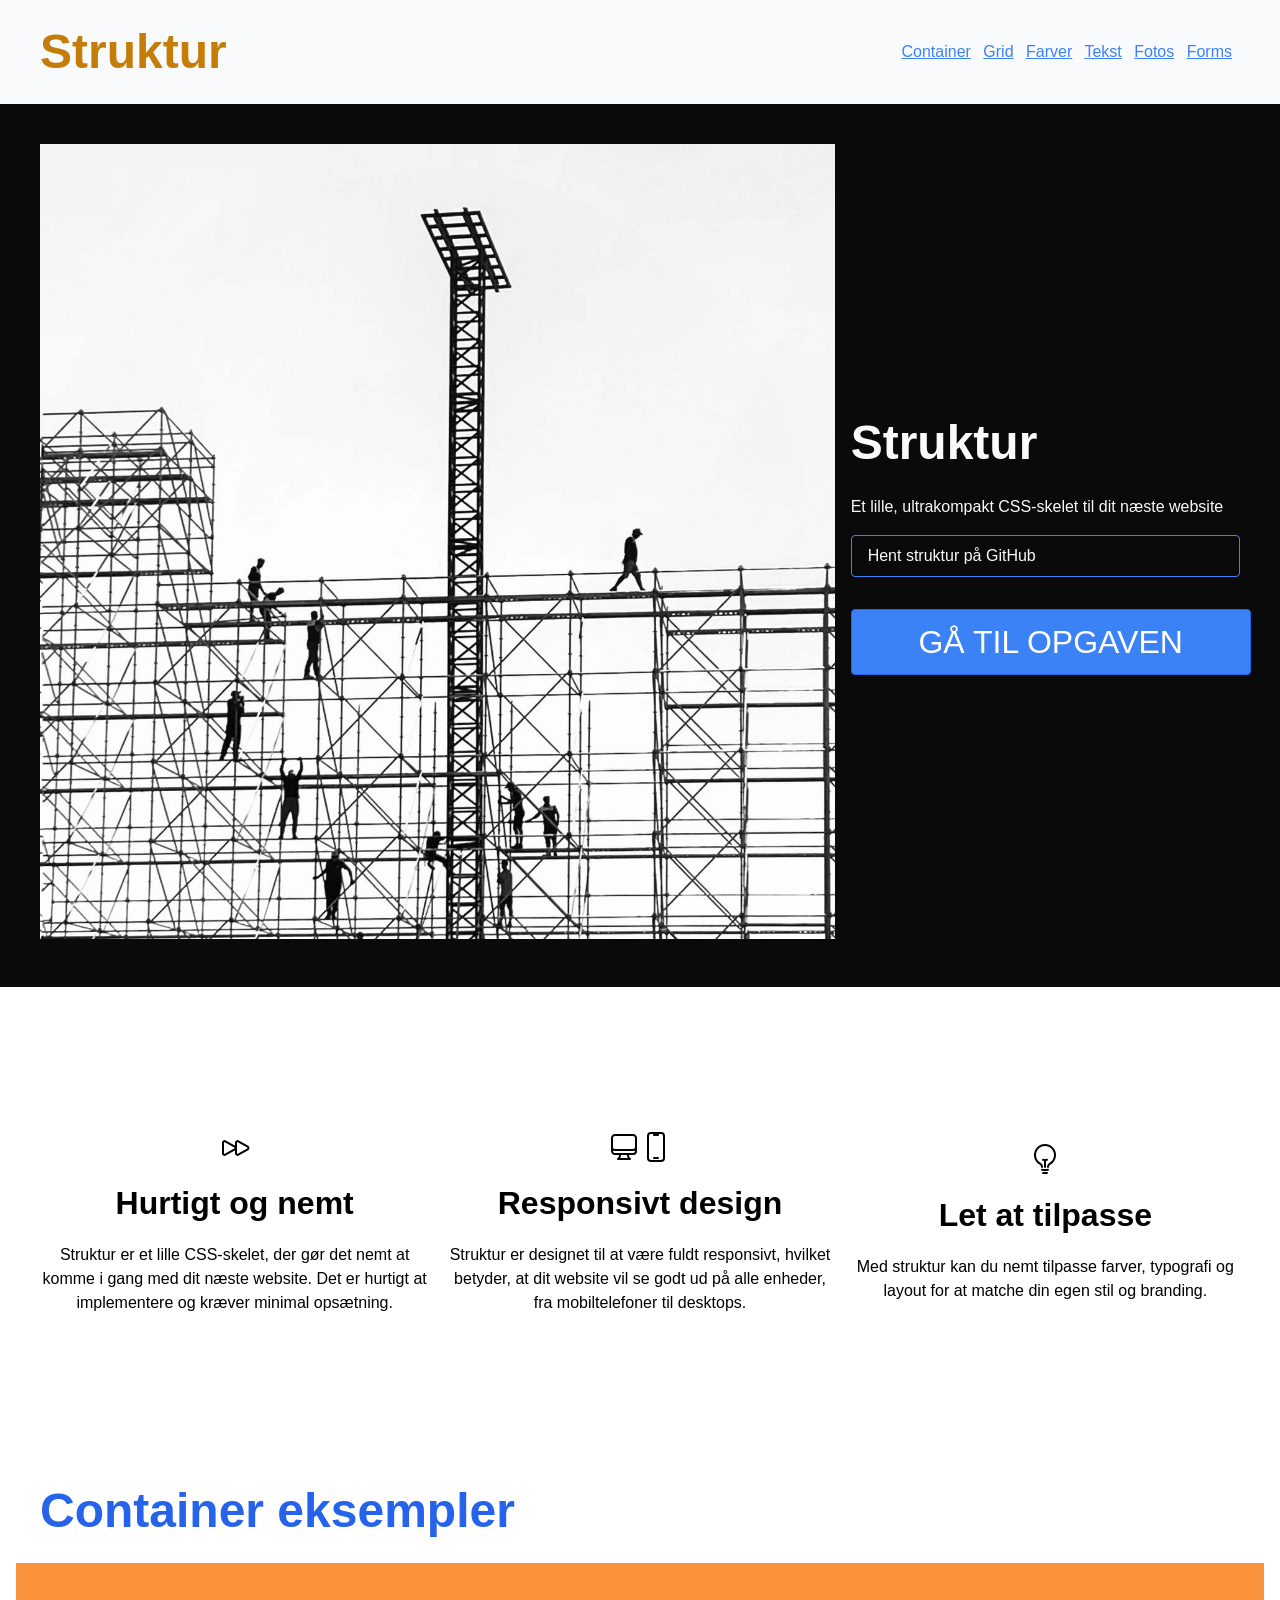
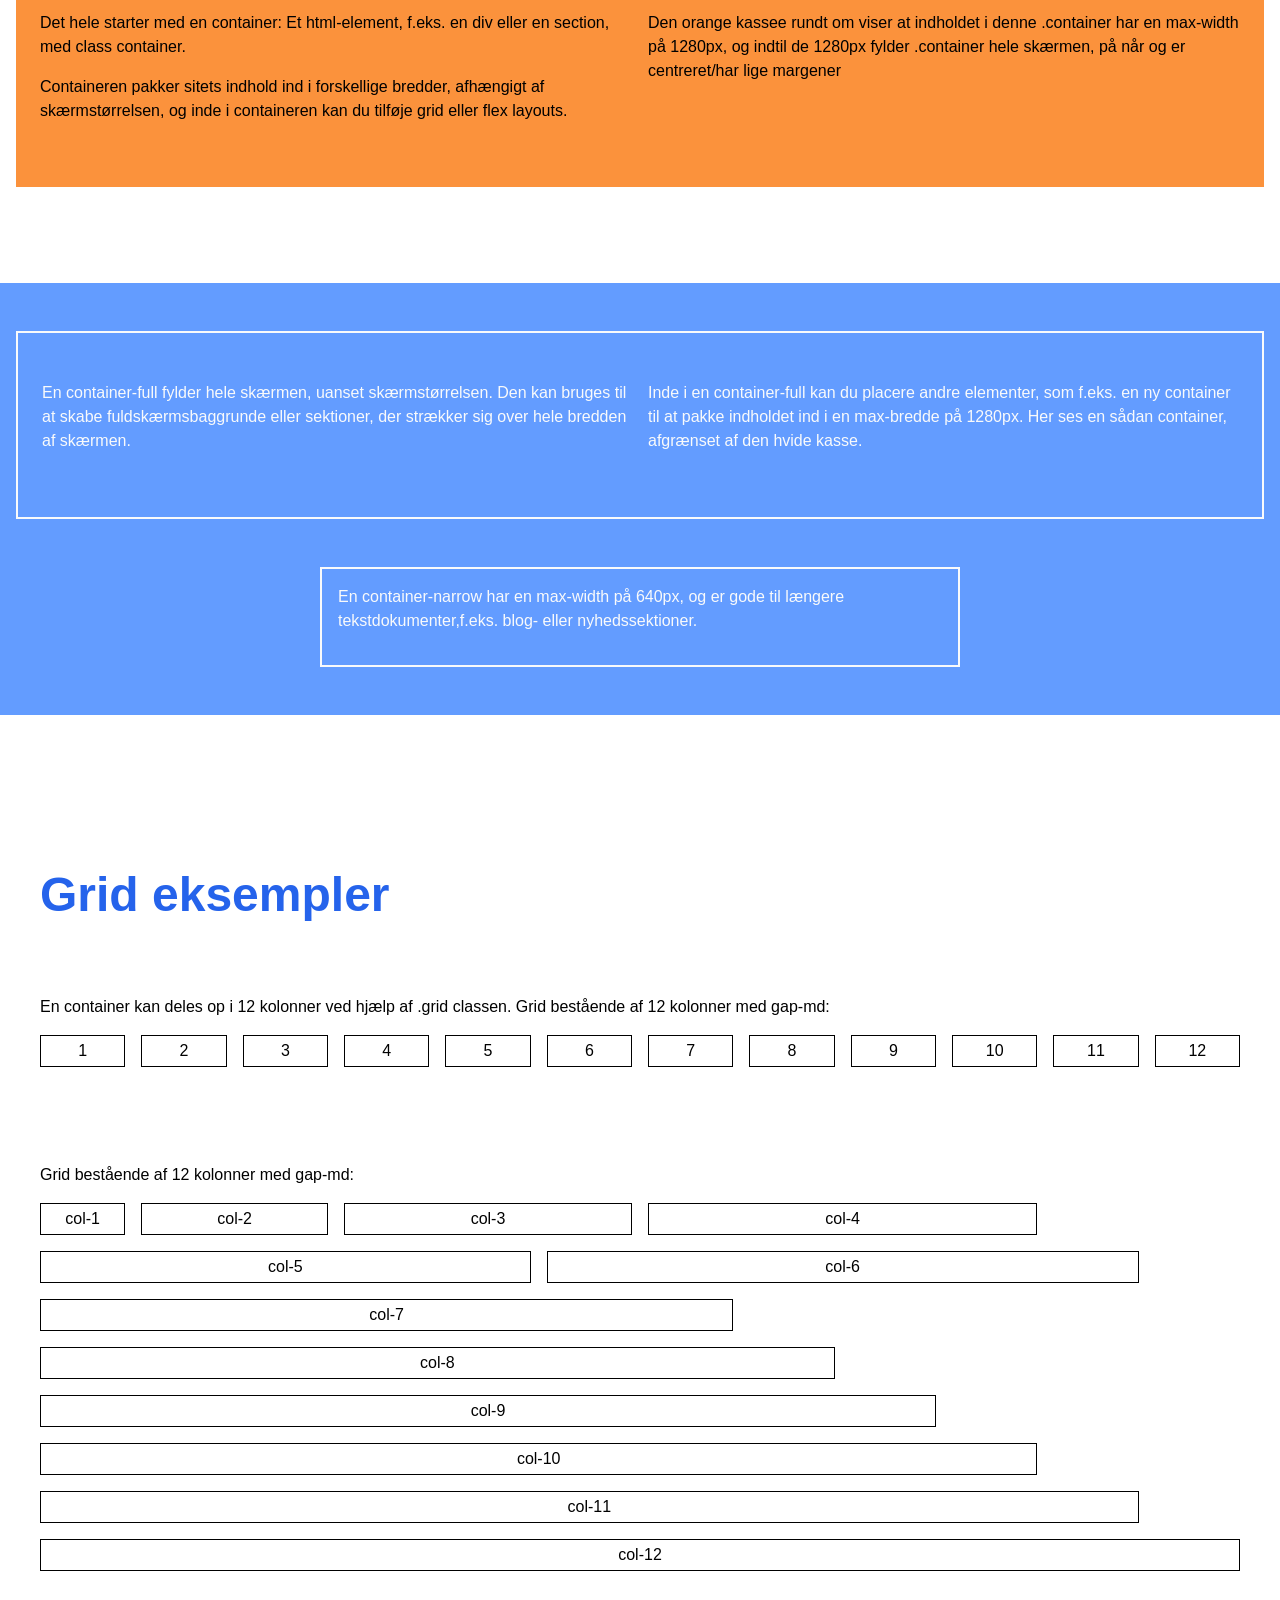
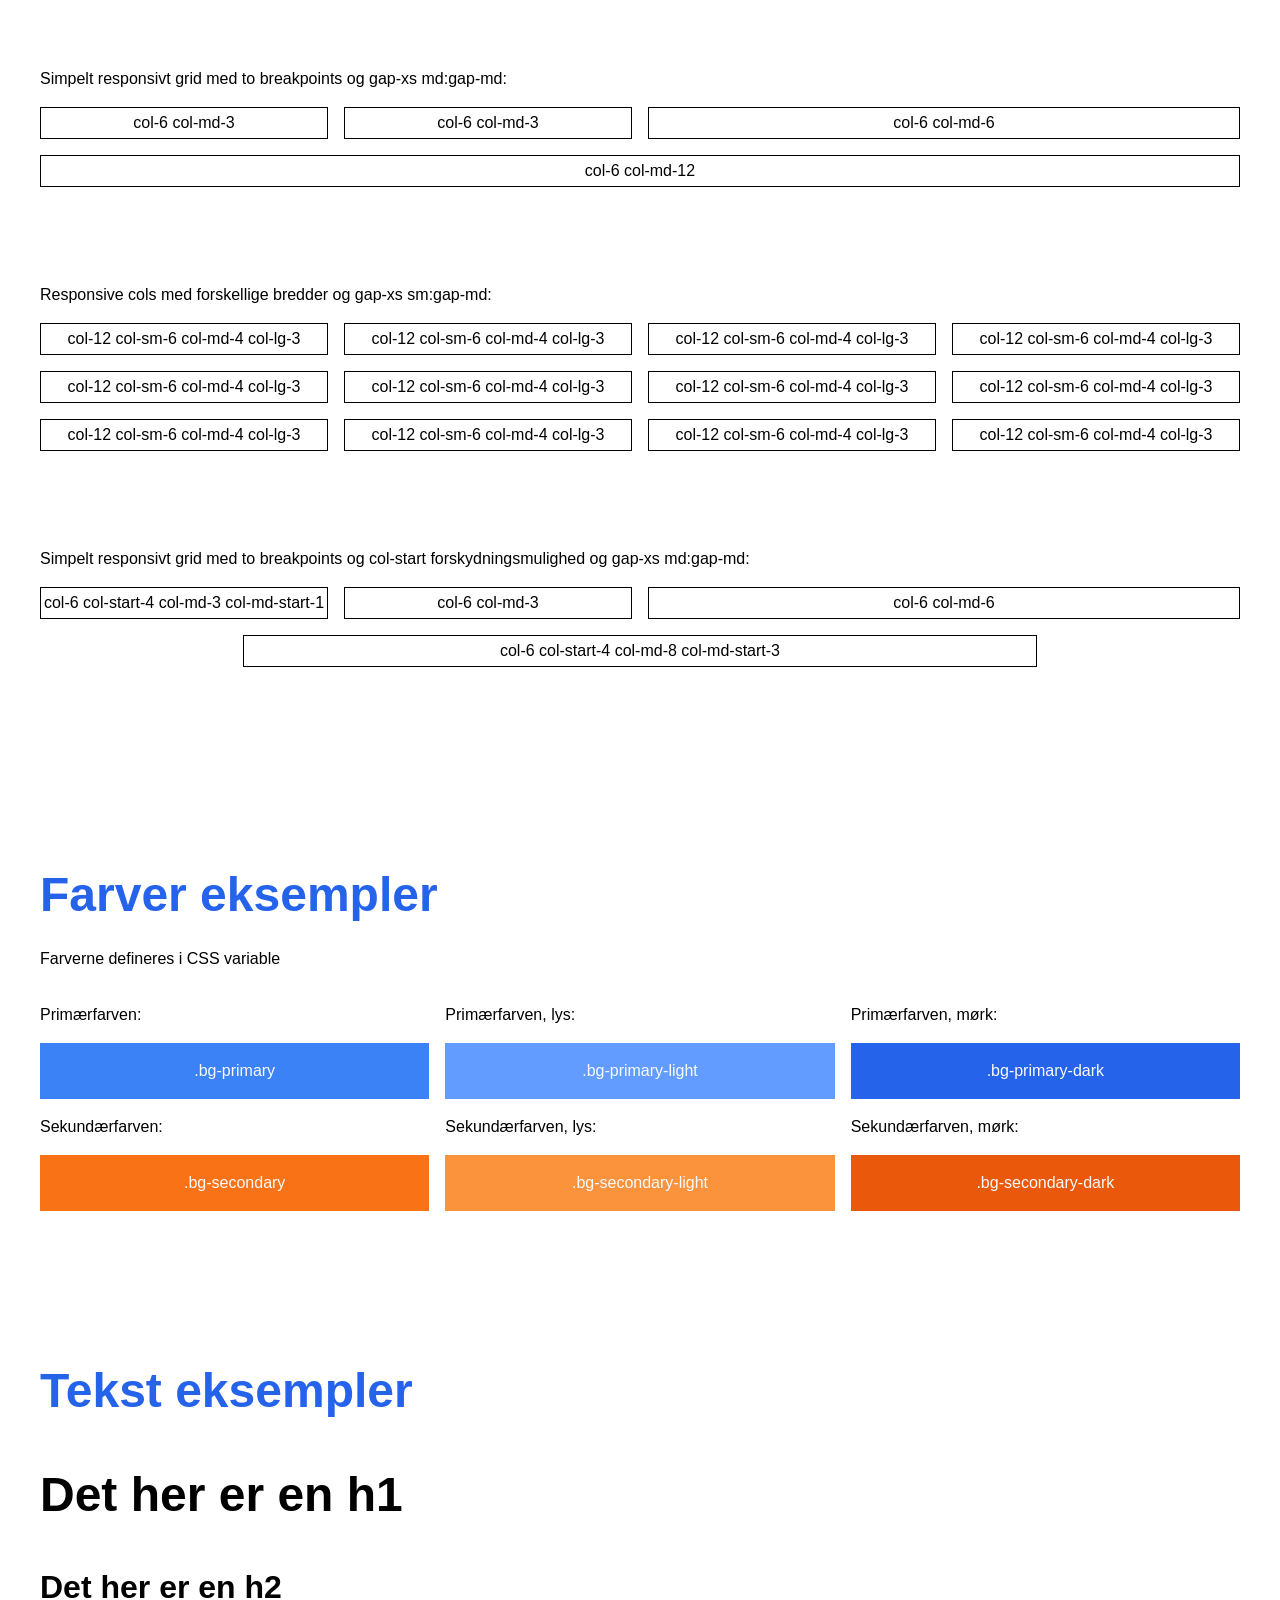
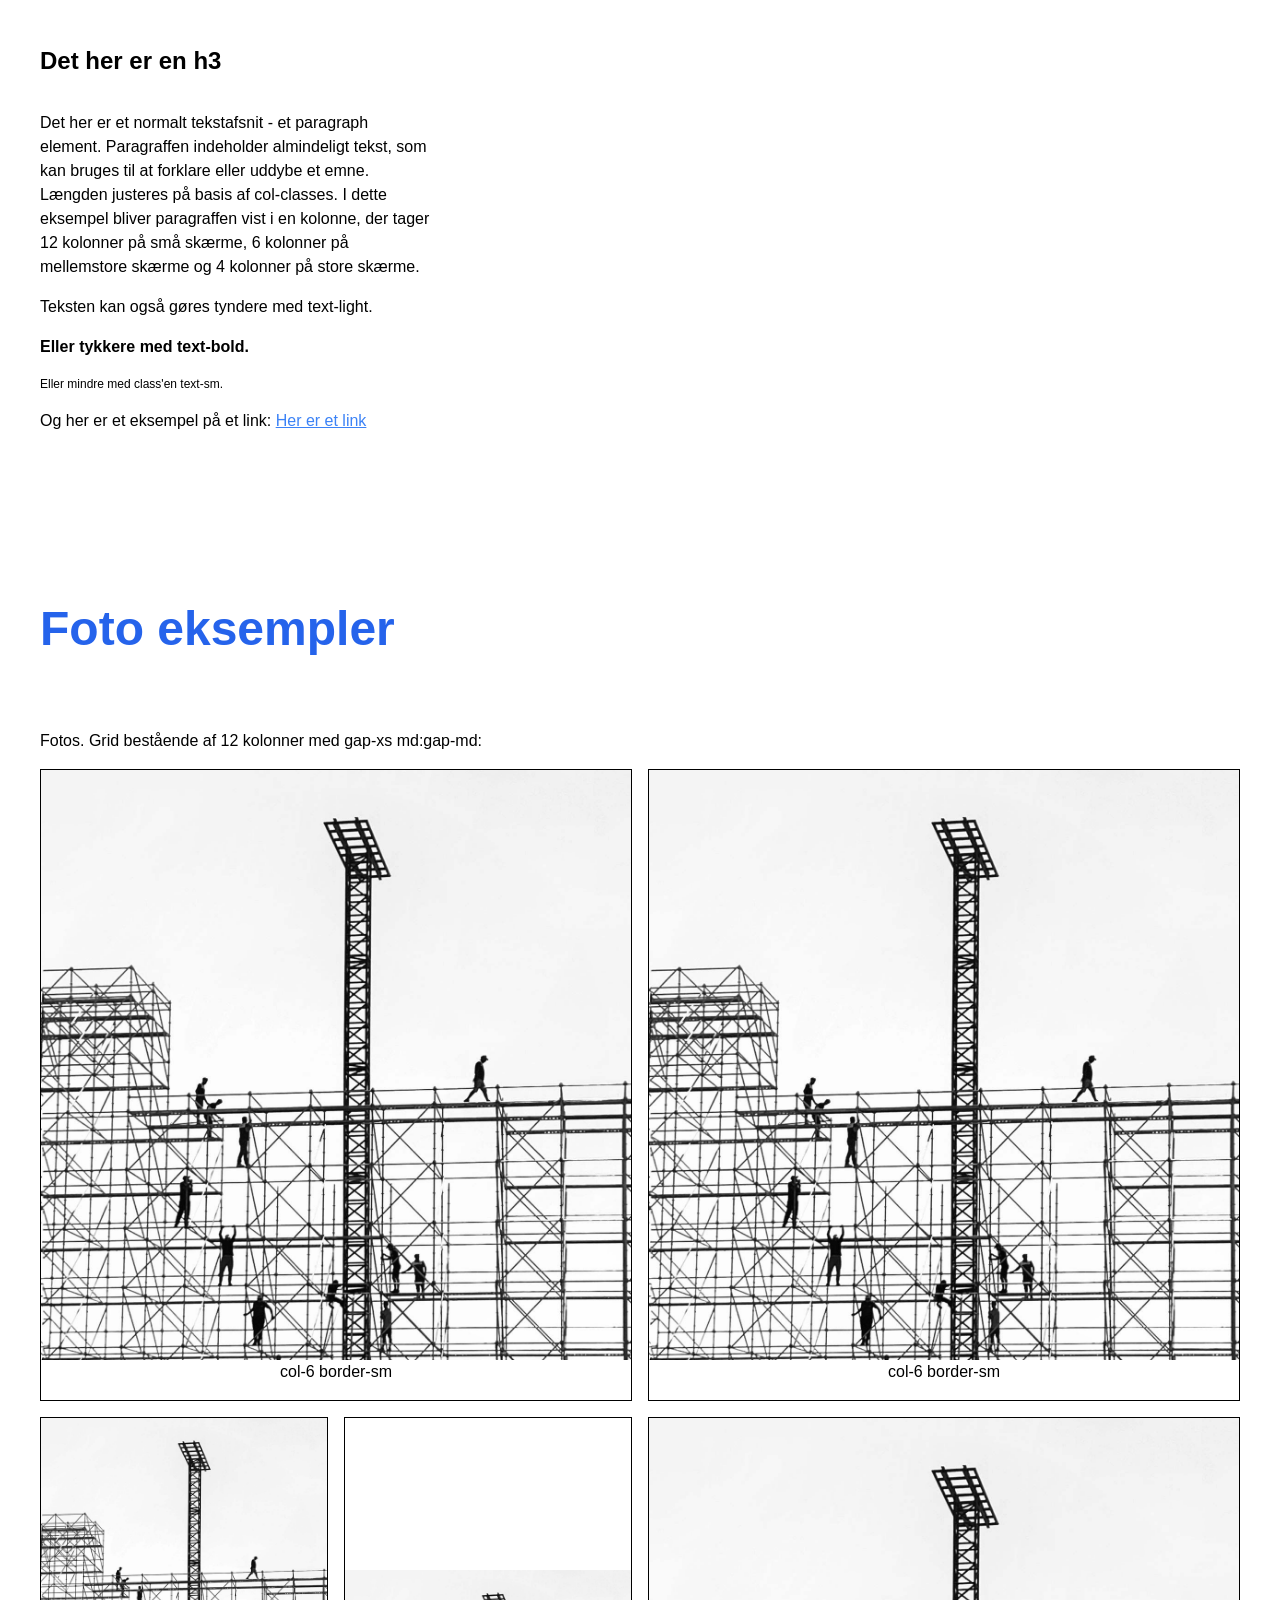
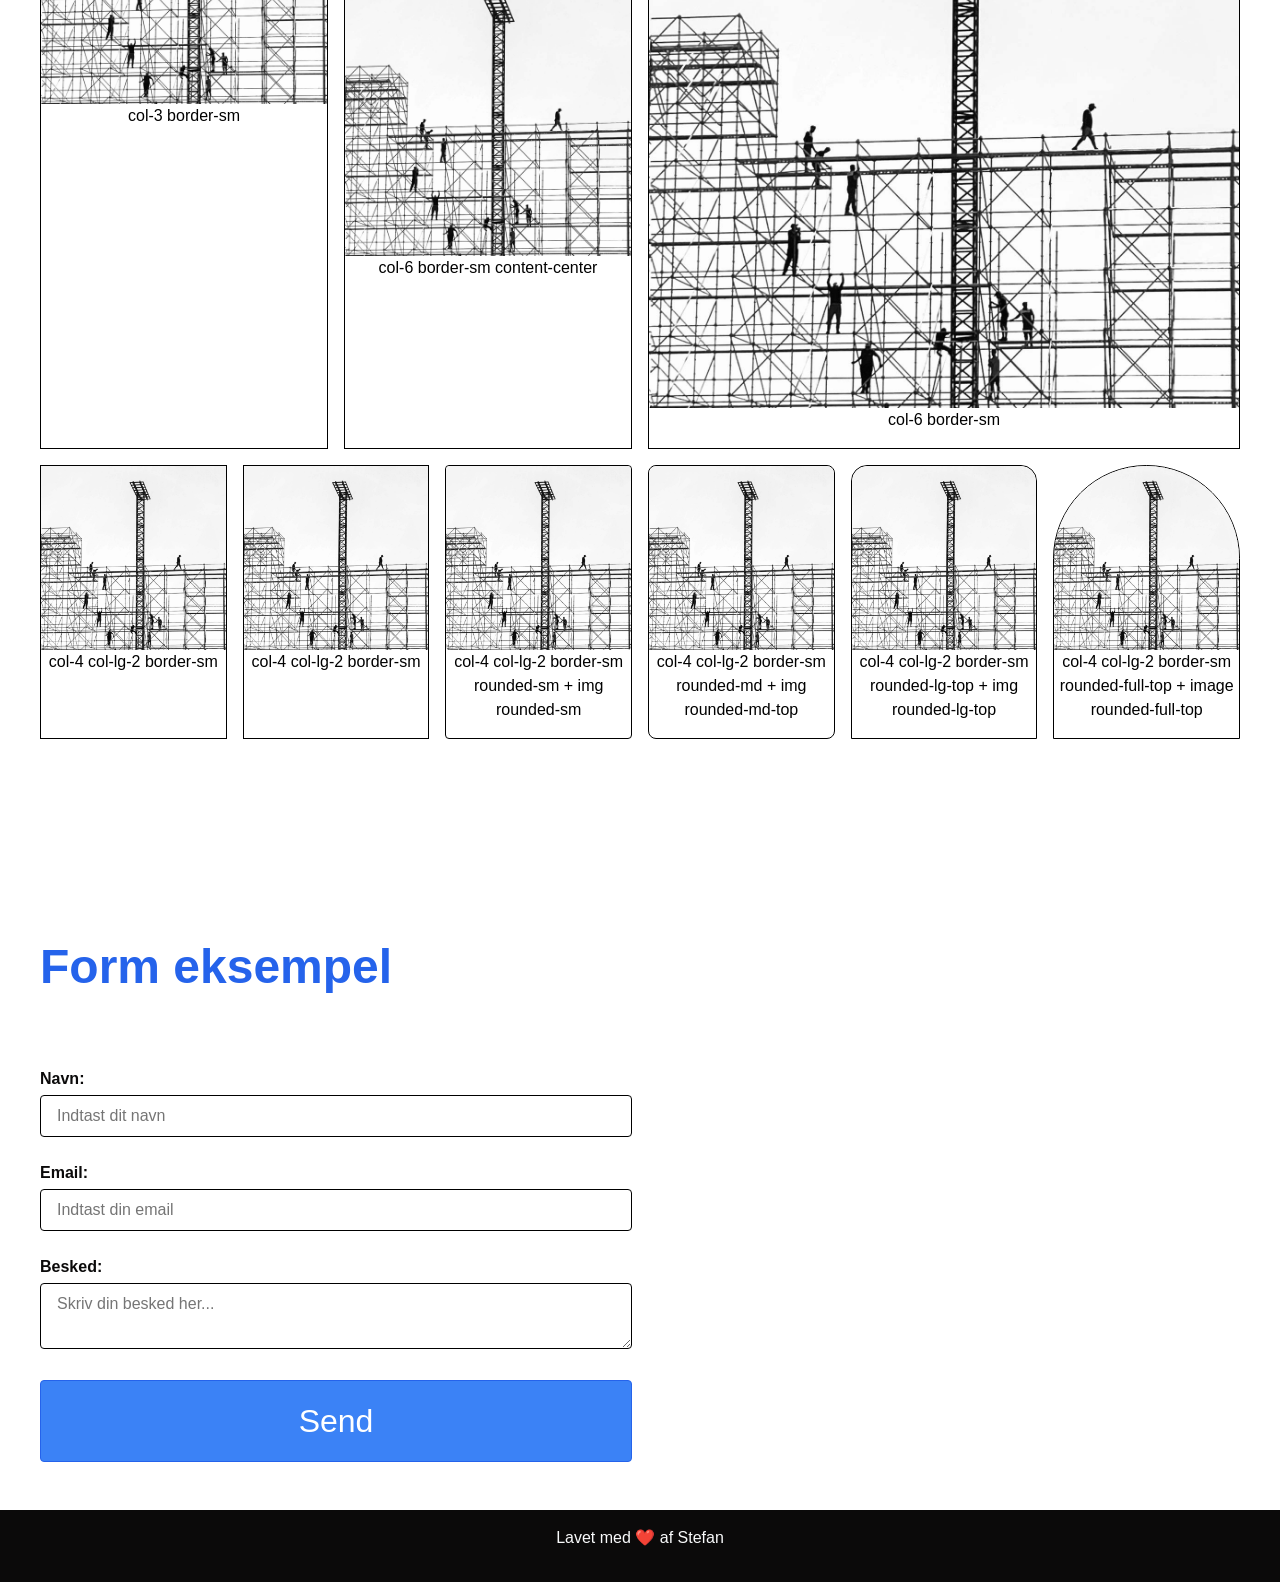
<file: index.html>
<!DOCTYPE html>
<html lang="da">

<head>
    <meta charset="UTF-8">
    <meta name="viewport" content="width=device-width, initial-scale=1.0">
    <link rel="stylesheet" href="system.css">
    <link rel="icon" type="image/png" href="./filer/struktur_logo.svg">
    <title>Struktur starter</title>
</head>

<body id="top">
    <!-- Header -->
    <header class="navbarfixed">
        <div class="container flex flex-row justify-between items-center p-l-lg p-r-lg p-t-md p-b-md">
            <div class="logo"><a href="#top" class="text-decoration-none text-xl">Struktur</a></div>
            <nav class="hidden visible-md">
                <a href="#container" class="p-r-sm">Container</a>
                <a href="#grid" class="p-r-sm">Grid</a>
                <a href="#farver" class="p-r-sm">Farver</a>
                <a href="#tekst" class="p-r-sm">Tekst</a>
                <a href="#fotos" class="p-r-sm">Fotos</a>
                <a href="#forms" class="p-r-sm">Forms</a>
            </nav>
            <div class="navicon hidden-md">
                <svg xmlns="http://www.w3.org/2000/svg" fill="none" viewBox="0 0 24 24" stroke-width="1.5"
                    stroke="currentColor" class="size-6" height="32" width="32">
                    <path stroke-linecap="round" stroke-linejoin="round"
                        d="M3.75 6.75h16.5M3.75 12h16.5m-16.5 5.25h16.5" />
                </svg>
            </div>
            <nav class="mobile-menu hidden flex-col justify-center items-center hidden-md">
                <a href="#top" class="p-r-sm">Top</a>
                <a href="#container" class="p-r-sm">Container</a>
                <a href="#grid" class="p-r-sm">Grid</a>
                <a href="#farver" class="p-r-sm">Farver</a>
                <a href="#tekst" class="p-r-sm">Tekst</a>
                <a href="#fotos" class="p-r-sm">Fotos</a>
                <a href="#forms" class="p-r-sm">Forms</a>
            </nav>
        </div>
    </header>
    <!-- Header slut -->

    <!-- Main content -->
    <main>



        <div class="container-full bg-dark text-bright p-zero p-t-xxxl">
            <div class="container ">
                <div class="grid">
                    <div class="col-12 col-md-6 col-lg-8">

                        <img src="filer/struktur.jpg" alt="struktur hero foto">
                    </div>
                    <div class="col-12 col-md-6 col-lg-4 content-center text-center md:text-left">
                        <h1>Struktur</h1>
                        <p>Et lille, ultrakompakt CSS-skelet til dit næste website</p>
                        <a href="https://github.com/stefangrage/struktur/" target="_blank" rel="noopener noreferrer"
                            class="btn btn-md btn-outline">Hent struktur på GitHub</a>
                        <a href="./blank.html"><button class="opgave_btn">GÅ TIL OPGAVEN</button></a>

                    </div>
                </div>
            </div>
        </div>

        <div class="container m-t-xxxl">
            <div class="grid">
                <div class="col-12 col-md-6 col-lg-4 content-center text-center">
                    <div class="flex flex-row justify-center p-b-md">
                        <svg xmlns="http://www.w3.org/2000/svg" fill="none" viewBox="0 0 24 24" stroke-width="1.5"
                            stroke="currentColor" class="size-6" width="32" height="32">
                            <path stroke-linecap="round" stroke-linejoin="round"
                                d="M3 8.689c0-.864.933-1.406 1.683-.977l7.108 4.061a1.125 1.125 0 0 1 0 1.954l-7.108 4.061A1.125 1.125 0 0 1 3 16.811V8.69ZM12.75 8.689c0-.864.933-1.406 1.683-.977l7.108 4.061a1.125 1.125 0 0 1 0 1.954l-7.108 4.061a1.125 1.125 0 0 1-1.683-.977V8.69Z" />
                        </svg>
                    </div>
                    <h2>Hurtigt og nemt</h2>
                    <p>Struktur er et lille CSS-skelet, der gør det nemt at komme i gang med dit næste website. Det er
                        hurtigt at implementere og kræver minimal opsætning.</p>
                </div>
                <div class="col-12 col-md-6 col-lg-4 content-center text-center ">
                    <div class="flex flex-row justify-center p-b-md">
                        <svg xmlns="http://www.w3.org/2000/svg" fill="none" viewBox="0 0 24 24" stroke-width="1.5"
                            stroke="currentColor" class="size-6" width="32" height="32">
                            <path stroke-linecap="round" stroke-linejoin="round"
                                d="M9 17.25v1.007a3 3 0 0 1-.879 2.122L7.5 21h9l-.621-.621A3 3 0 0 1 15 18.257V17.25m6-12V15a2.25 2.25 0 0 1-2.25 2.25H5.25A2.25 2.25 0 0 1 3 15V5.25m18 0A2.25 2.25 0 0 0 18.75 3H5.25A2.25 2.25 0 0 0 3 5.25m18 0V12a2.25 2.25 0 0 1-2.25 2.25H5.25A2.25 2.25 0 0 1 3 12V5.25" />
                        </svg>
                        <svg xmlns="http://www.w3.org/2000/svg" fill="none" viewBox="0 0 24 24" stroke-width="1.5"
                            stroke="currentColor" class="size-6" width="32" height="32">
                            <path stroke-linecap="round" stroke-linejoin="round"
                                d="M10.5 1.5H8.25A2.25 2.25 0 0 0 6 3.75v16.5a2.25 2.25 0 0 0 2.25 2.25h7.5A2.25 2.25 0 0 0 18 20.25V3.75a2.25 2.25 0 0 0-2.25-2.25H13.5m-3 0V3h3V1.5m-3 0h3m-3 18.75h3" />
                        </svg>
                    </div>
                    <h2>Responsivt design</h2>
                    <p>Struktur er designet til at være fuldt responsivt, hvilket betyder, at dit website vil se godt ud
                        på alle enheder, fra mobiltelefoner til desktops.</p>
                </div>
                <div class="col-12 col-md-6 col-lg-4 content-center text-center">
                    <div class="flex flex-row justify-center p-b-md">
                        <svg xmlns="http://www.w3.org/2000/svg" fill="none" viewBox="0 0 24 24" stroke-width="1.5"
                            stroke="currentColor" class="size-6" width="32" height="32">
                            <path stroke-linecap="round" stroke-linejoin="round"
                                d="M12 18v-5.25m0 0a6.01 6.01 0 0 0 1.5-.189m-1.5.189a6.01 6.01 0 0 1-1.5-.189m3.75 7.478a12.06 12.06 0 0 1-4.5 0m3.75 2.383a14.406 14.406 0 0 1-3 0M14.25 18v-.192c0-.983.658-1.823 1.508-2.316a7.5 7.5 0 1 0-7.517 0c.85.493 1.509 1.333 1.509 2.316V18" />
                        </svg>
                    </div>
                    <h2>Let at tilpasse</h2>
                    <p>Med struktur kan du nemt tilpasse farver, typografi og layout for at matche din egen stil og
                        branding.</p>
                </div>
            </div>
        </div>

        <!-- Container eksempler -->
        <div class="container p-b-zero m-t-xxl" id="container">
            <div class="grid">
                <div class="col-12">
                    <h2 class="text-xl text-primary-dark">Container eksempler</h2>
                </div>
            </div>
        </div>

        <section class="container gap-xs md:gap-md bg-secondary-light">
            <div class="grid">
                <div class="col-12 col-md-6">
                    <p>Det hele starter med en container: Et html-element, f.eks. en div eller en section, med class
                        container.</p>
                    <p>Containeren pakker sitets indhold ind i forskellige bredder, afhængigt af skærmstørrelsen, og
                        inde i containeren kan du tilføje grid eller flex layouts.</p>
                </div>
                <div class="col-12 col-md-6">
                    <p>Den orange kassee rundt om viser at indholdet i denne .container har en max-width på 1280px, og
                        indtil de 1280px fylder .container hele skærmen, på når og er centreret/har lige margener</p>
                </div>
            </div>
        </section>

        <section class="container-full m-t-xxxl p-t-xxl p-b-xxl bg-primary-light text-bright">
            <div class="container border-md">
                <div class="grid">
                    <div class="col-12 col-md-6 ">
                        <p>En container-full fylder hele skærmen, uanset skærmstørrelsen. Den kan bruges til at skabe
                            fuldskærmsbaggrunde eller sektioner, der strækker sig over hele bredden af skærmen.</p>
                    </div>
                    <div class="col-12 col-md-6">
                        <p>Inde i en container-full kan du placere andre elementer, som f.eks. en ny container til at
                            pakke indholdet ind i en max-bredde på 1280px. Her ses en sådan container, afgrænset af den
                            hvide kasse.</p>
                    </div>
                </div>
            </div>
            <div class="container-narrow m-t-xxl p-md border-md text-bright">
                <p>En container-narrow har en max-width på 640px, og er gode til længere tekstdokumenter,f.eks. blog-
                    eller nyhedssektioner.</p>
            </div>
        </section>
        <!-- Container eksempler slut-->

        <!-- Grid eksempler -->
        <div class="container p-b-zero m-t-xxxl" id="grid">
            <div class="grid">
                <div class="col-12">
                    <h2 class="text-xl text-primary-dark">Grid eksempler</h2>
                </div>
            </div>
        </div>

        <section class="container ">
            <div class="grid">
                <div class="col-12">
                    <p>En container kan deles op i 12 kolonner ved hjælp af .grid classen. Grid bestående af 12 kolonner
                        med gap-md:</p>
                </div>
            </div>
            <div class="grid gap-xs md:gap-md">
                <div class="col-1 border-sm content-center text-center">1</div>
                <div class="col-1 border-sm content-center text-center">2</div>
                <div class="col-1 border-sm content-center text-center">3</div>
                <div class="col-1 border-sm content-center text-center">4</div>
                <div class="col-1 border-sm content-center text-center">5</div>
                <div class="col-1 border-sm content-center text-center">6</div>
                <div class="col-1 border-sm content-center text-center">7</div>
                <div class="col-1 border-sm content-center text-center">8</div>
                <div class="col-1 border-sm content-center text-center">9</div>
                <div class="col-1 border-sm content-center text-center">10</div>
                <div class="col-1 border-sm content-center text-center">11</div>
                <div class="col-1 border-sm content-center text-center">12</div>
            </div>
        </section>

        <section class="container gap-xs md:gap-md">
            <div class="grid">
                <div class="col-12">
                    <p>Grid bestående af 12 kolonner med gap-md:</p>
                </div>
            </div>
            <div class="grid gap-xs sm:gap-md">
                <div class="col-1 border-sm content-center text-center">col-1</div>
                <div class="col-2 border-sm content-center text-center">col-2</div>
                <div class="col-3 border-sm content-center text-center">col-3</div>
                <div class="col-4 border-sm content-center text-center">col-4</div>
                <div class="col-5 border-sm content-center text-center">col-5</div>
                <div class="col-6 border-sm content-center text-center">col-6</div>
                <div class="col-7 border-sm content-center text-center">col-7</div>
                <div class="col-8 border-sm content-center text-center">col-8</div>
                <div class="col-9 border-sm content-center text-center">col-9</div>
                <div class="col-10 border-sm content-center text-center">col-10</div>
                <div class="col-11 border-sm content-center text-center">col-11</div>
                <div class="col-12 border-sm content-center text-center">col-12</div>
            </div>
        </section>

        <section class="container gap-xs sm:gap-md">
            <div class="grid">
                <div class="col-12">
                    <p>Simpelt responsivt grid med to breakpoints og gap-xs md:gap-md:</p>
                </div>
            </div>
            <div class="grid">
                <div class="col-6 col-md-3  border-sm content-center text-center">col-6 col-md-3</div>
                <div class="col-6 col-md-3  border-sm content-center text-center">col-6 col-md-3</div>
                <div class="col-6 col-md-6  border-sm content-center text-center">col-6 col-md-6</div>
                <div class="col-6 col-md-12  border-sm content-center text-center">col-6 col-md-12</div>
            </div>
        </section>

        <section class="container gap-xs sm:gap-md">
            <div class="grid">
                <div class="col-12">
                    <p>Responsive cols med forskellige bredder og gap-xs sm:gap-md:</p>
                </div>
            </div>
            <div class="grid">
                <div class="col-12 col-sm-6 col-md-4 col-lg-3 border-sm content-center text-center">col-12 col-sm-6
                    col-md-4 col-lg-3</div>
                <div class="col-12 col-sm-6 col-md-4 col-lg-3 border-sm content-center text-center">col-12 col-sm-6
                    col-md-4 col-lg-3</div>
                <div class="col-12 col-sm-6 col-md-4 col-lg-3 border-sm content-center text-center">col-12 col-sm-6
                    col-md-4 col-lg-3</div>
                <div class="col-12 col-sm-6 col-md-4 col-lg-3 border-sm content-center text-center">col-12 col-sm-6
                    col-md-4 col-lg-3</div>
                <div class="col-12 col-sm-6 col-md-4 col-lg-3 border-sm content-center text-center">col-12 col-sm-6
                    col-md-4 col-lg-3</div>
                <div class="col-12 col-sm-6 col-md-4 col-lg-3 border-sm content-center text-center">col-12 col-sm-6
                    col-md-4 col-lg-3</div>
                <div class="col-12 col-sm-6 col-md-4 col-lg-3 border-sm content-center text-center">col-12 col-sm-6
                    col-md-4 col-lg-3</div>
                <div class="col-12 col-sm-6 col-md-4 col-lg-3 border-sm content-center text-center">col-12 col-sm-6
                    col-md-4 col-lg-3</div>
                <div class="col-12 col-sm-6 col-md-4 col-lg-3 border-sm content-center text-center">col-12 col-sm-6
                    col-md-4 col-lg-3</div>
                <div class="col-12 col-sm-6 col-md-4 col-lg-3 border-sm content-center text-center">col-12 col-sm-6
                    col-md-4 col-lg-3</div>
                <div class="col-12 col-sm-6 col-md-4 col-lg-3 border-sm content-center text-center">col-12 col-sm-6
                    col-md-4 col-lg-3</div>
                <div class="col-12 col-sm-6 col-md-4 col-lg-3 border-sm content-center text-center">col-12 col-sm-6
                    col-md-4 col-lg-3</div>
            </div>
        </section>

        <section class="container gap-xs md:gap-md">
            <div class="grid">
                <div class="col-12">
                    <p>Simpelt responsivt grid med to breakpoints og col-start forskydningsmulighed og gap-xs md:gap-md:
                    </p>
                </div>
            </div>
            <div class="grid">
                <div class="col-6 col-start-4 col-md-3 col-md-start-1 border-sm content-center text-center">col-6
                    col-start-4 col-md-3 col-md-start-1</div>
                <div class="col-6 col-md-3  border-sm content-center text-center">col-6 col-md-3</div>
                <div class="col-6 col-md-6  border-sm content-center text-center">col-6 col-md-6</div>
                <div class="col-6 col-start-4 col-md-8 col-md-start-3  border-sm content-center text-center">col-6
                    col-start-4 col-md-8 col-md-start-3</div>
            </div>
        </section>
        <!-- Grid eksempler slut-->

        <!-- Farver eksempler -->
        <div class="container p-b-zero m-t-xxxl" id="farver">
            <div class="grid">
                <div class="col-12">
                    <h2 class="text-xl text-primary-dark">Farver eksempler</h2>
                    <p>Farverne defineres i CSS variable</p>
                </div>
                <div class="col-12 col-md-4">
                    <p>Primærfarven:</p>
                    <div class="bg-primary p-md text-bright text-center">.bg-primary</div>
                </div>
                <div class="col-12 col-md-4">
                    <p>Primærfarven, lys:</p>
                    <div class="bg-primary-light p-md text-bright text-center">.bg-primary-light</div>
                </div>
                <div class="col-12 col-md-4">
                    <p>Primærfarven, mørk:</p>
                    <div class="bg-primary-dark p-md text-bright text-center">.bg-primary-dark</div>
                </div>
                <div class="col-12 col-md-4">
                    <p>Sekundærfarven:</p>
                    <div class="bg-secondary p-md text-bright text-center">.bg-secondary</div>
                </div>
                <div class="col-12 col-md-4">
                    <p>Sekundærfarven, lys:</p>
                    <div class="bg-secondary-light p-md text-bright text-center">.bg-secondary-light</div>
                </div>
                <div class="col-12 col-md-4">
                    <p>Sekundærfarven, mørk:</p>
                    <div class="bg-secondary-dark p-md text-bright text-center">.bg-secondary-dark</div>
                </div>
            </div>
        </div>
        <!-- Farver eksempler slut-->

        <!-- Tekst eksempler -->
        <div class="container p-b-zero m-t-xxxl" id="tekst">
            <div class="grid">
                <div class="col-12">
                    <h2 class="text-xl text-primary-dark">Tekst eksempler</h2>
                </div>
                <div class="col-12">
                    <h1>Det her er en h1</h1>
                </div>
                <div class="col-12">
                    <h2>Det her er en h2</h2>
                </div>
                <div class="col-12">
                    <h3>Det her er en h3</h3>
                </div>
                <div class="col-12 col-md-6 col-lg-4">
                    <p>Det her er et normalt tekstafsnit - et paragraph element. Paragraffen indeholder almindeligt
                        tekst, som kan bruges til at forklare eller uddybe et emne. Længden justeres på basis af
                        col-classes. I dette eksempel bliver paragraffen vist i en kolonne, der tager 12 kolonner på små
                        skærme, 6 kolonner på mellemstore skærme og 4 kolonner på store skærme.</p>
                    <p class="text-light">Teksten kan også gøres tyndere med text-light.</p>
                    <p class="text-bold"> Eller tykkere med text-bold.</p>
                    <p class="text-sm">Eller mindre med class'en text-sm.</p>
                    <p>Og her er et eksempel på et link: <a href="#">Her er et link</a></p>
                </div>
            </div>
        </div>
        <!-- Tekst eksempler slut-->

        <!-- Foto eksempler -->
        <div class="container p-b-zero m-t-xxxl" id="fotos">
            <div class="grid">
                <div class="col-12">
                    <h2 class="text-xl text-primary-dark">Foto eksempler</h2>
                </div>
            </div>
        </div>

        <section class="container gap-xs md:gap-md text-center">
            <div class="grid">
                <div class="col-12">
                    <p class="text-left">Fotos. Grid bestående af 12 kolonner med gap-xs md:gap-md:</p>
                </div>
            </div>
            <div class="grid">
                <div class="col-6 border-sm"><img src="/filer/struktur.jpg" alt="foto">
                    <p>col-6 border-sm</p>
                </div>
                <div class="col-6 border-sm"><img src="/filer/struktur.jpg" alt="foto">
                    <p>col-6 border-sm</p>
                </div>
                <div class="col-3 border-sm"><img src="/filer/struktur.jpg" alt="foto">
                    <p>col-3 border-sm</p>
                </div>
                <div class="col-3 border-sm content-center"><img src="/filer/struktur.jpg" alt="foto">
                    <p>col-6 border-sm content-center</p>
                </div>
                <div class="col-6 border-sm"><img src="/filer/struktur.jpg" alt="foto">
                    <p>col-6 border-sm</p>
                </div>
                <div class="col-4 col-lg-2 border-sm"><img src="/filer/struktur.jpg" alt="foto">
                    <p>col-4 col-lg-2 border-sm</p>
                </div>
                <div class="col-4 col-lg-2 border-sm"><img src="/filer/struktur.jpg" alt="foto">
                    <p>col-4 col-lg-2 border-sm</p>
                </div>
                <div class="col-4 col-lg-2 border-sm rounded-sm"><img src="/filer/struktur.jpg" class="rounded-sm"
                        alt="foto">
                    <p>col-4 col-lg-2 border-sm rounded-sm + img rounded-sm</p>
                </div>
                <div class="col-4 col-lg-2 border-sm rounded-md"><img src="/filer/struktur.jpg" class="rounded-md-top"
                        alt="foto">
                    <p>col-4 col-lg-2 border-sm rounded-md + img rounded-md-top</p>
                </div>
                <div class="col-4 col-lg-2 border-sm rounded-lg-top"><img src="/filer/struktur.jpg"
                        class="rounded-lg-top" alt="foto">
                    <p>col-4 col-lg-2 border-sm rounded-lg-top + img rounded-lg-top</p>
                </div>
                <div class="col-4 col-lg-2 border-sm rounded-full-top"><img src="/filer/struktur.jpg"
                        class="rounded-full-top" alt="foto">
                    <p>col-4 col-lg-2 border-sm rounded-full-top + image rounded-full-top</p>
                </div>
            </div>
        </section>
        <!-- Foto eksempler slut-->

        <!-- Form eksempler -->
        <div class="container p-b-zero m-t-xxxl" id="forms">
            <div class="grid">
                <div class="col-12">
                    <h2 class="text-xl text-primary-dark">Form eksempel</h2>
                </div>
            </div>
        </div>

        <section class="container ">
            <div class="grid">
                <div class="col-12 col-md-6 col-lg-6 content-center">
                    <form action="#" method="post" class="form">
                        <div class="m-b-lg">
                            <label for="name">Navn:</label>
                            <input type="text" id="name" name="name" placeholder="Indtast dit navn" required>
                        </div>
                        <div class="m-b-lg">
                            <label for="email">Email:</label>
                            <input type="email" id="email" name="email" placeholder="Indtast din email" required>
                        </div>
                        <div class="m-b-lg">
                            <label for="message">Besked:</label>
                            <textarea id="message" name="message" placeholder="Skriv din besked her..."
                                required></textarea>
                        </div>
                        <div class="text-right">
                            <button type="submit" class="btn btn-primary btn-full">Send</button>
                        </div>

                    </form>
                </div>
            </div>
        </section>
        <!-- Form eksempler slut -->


    </main>
    <!-- Main slut -->

    <!-- Footer -->
    <footer class="container-full bg-dark text-bright">
        <div class="container text-center p-md">
            <p>Lavet med ❤️ af Stefan</p>
        </div>
    </footer>

    <!-- Inkluderer scripts-->
    <script src="js.js"></script>
</body>

</html>
</file>
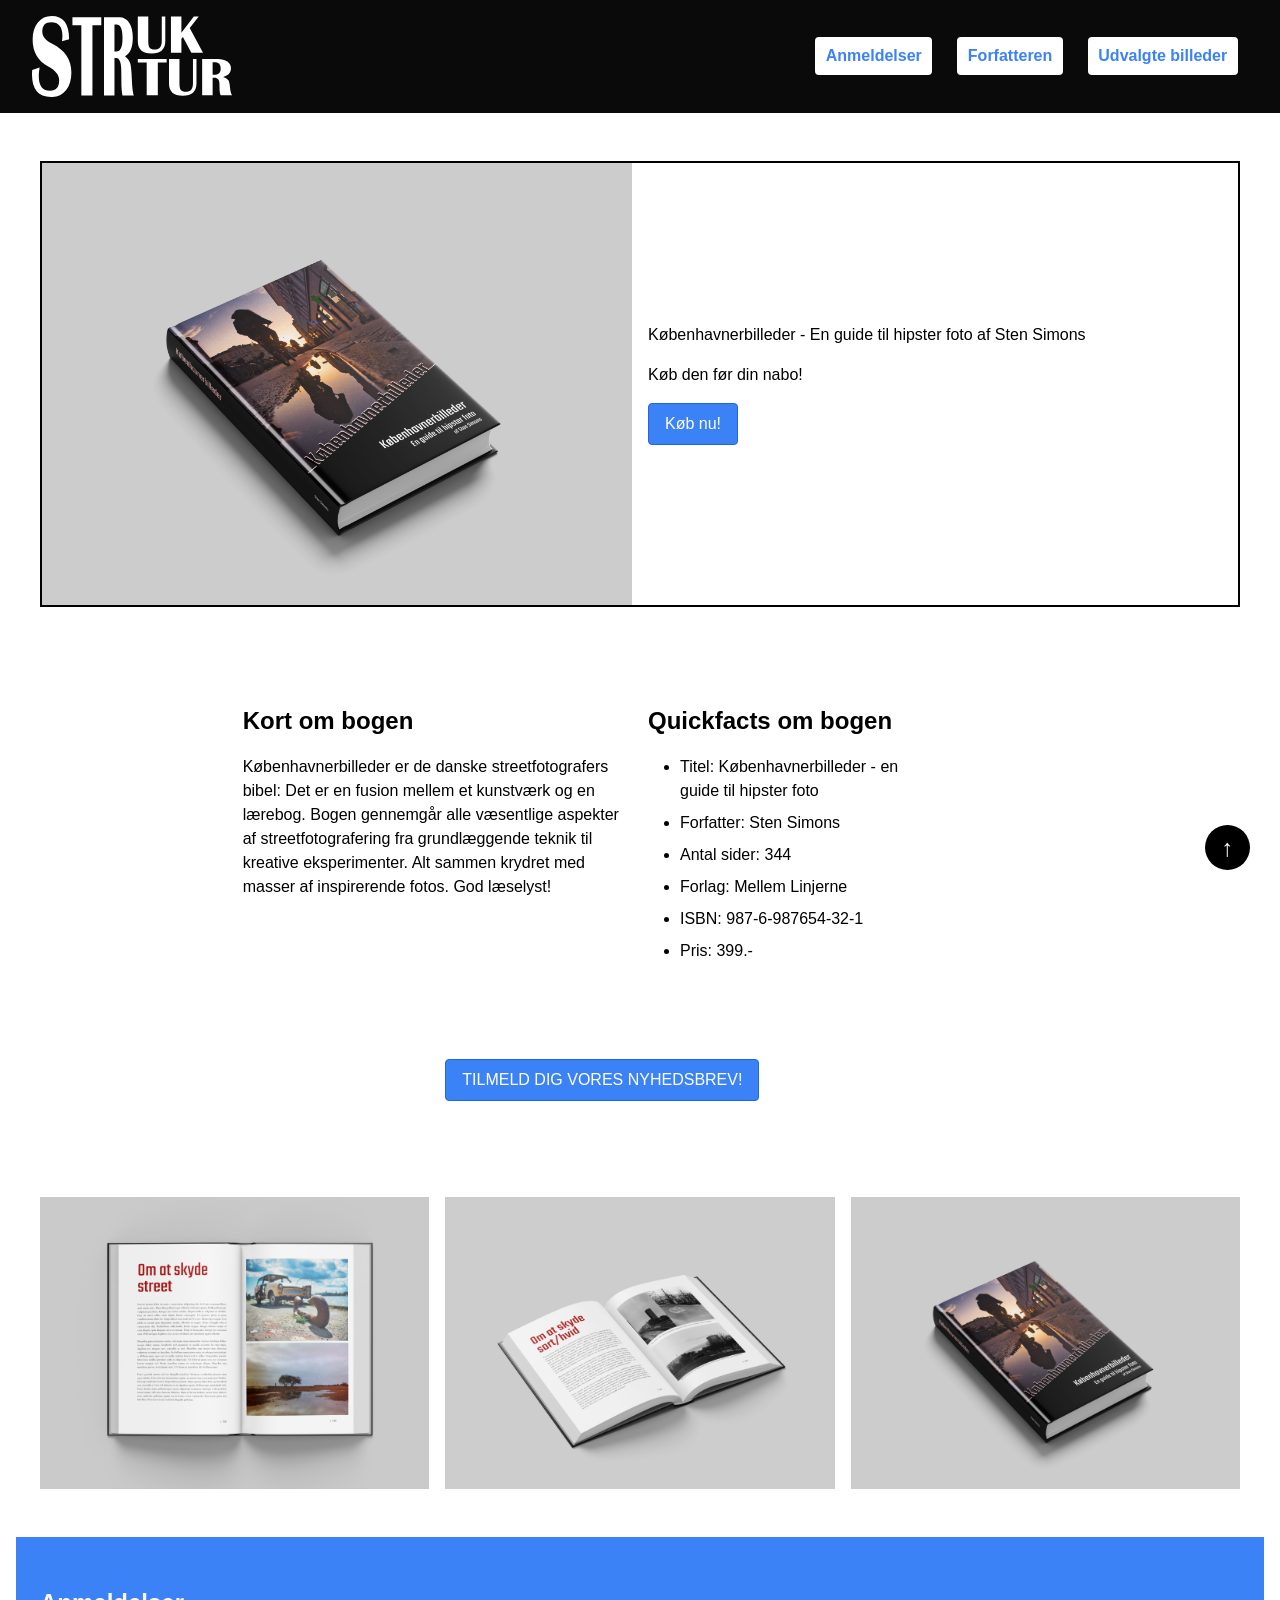
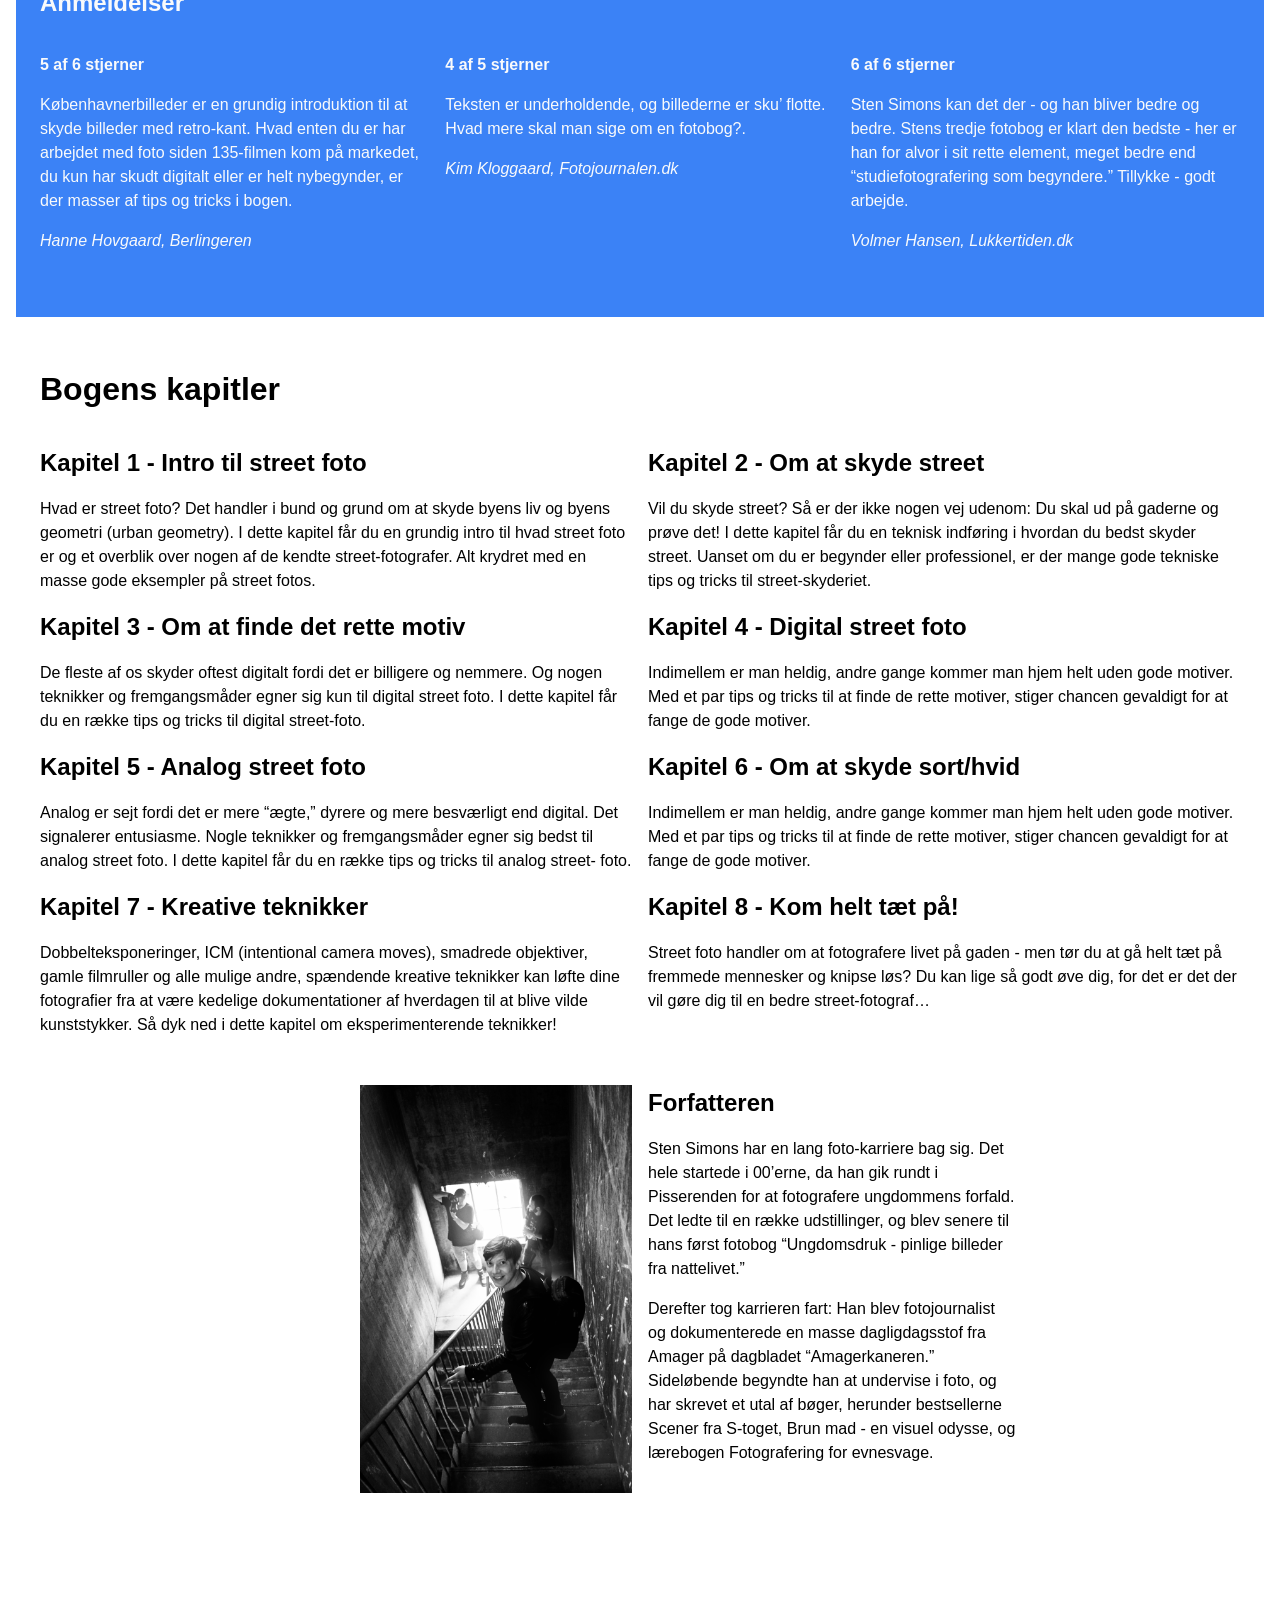
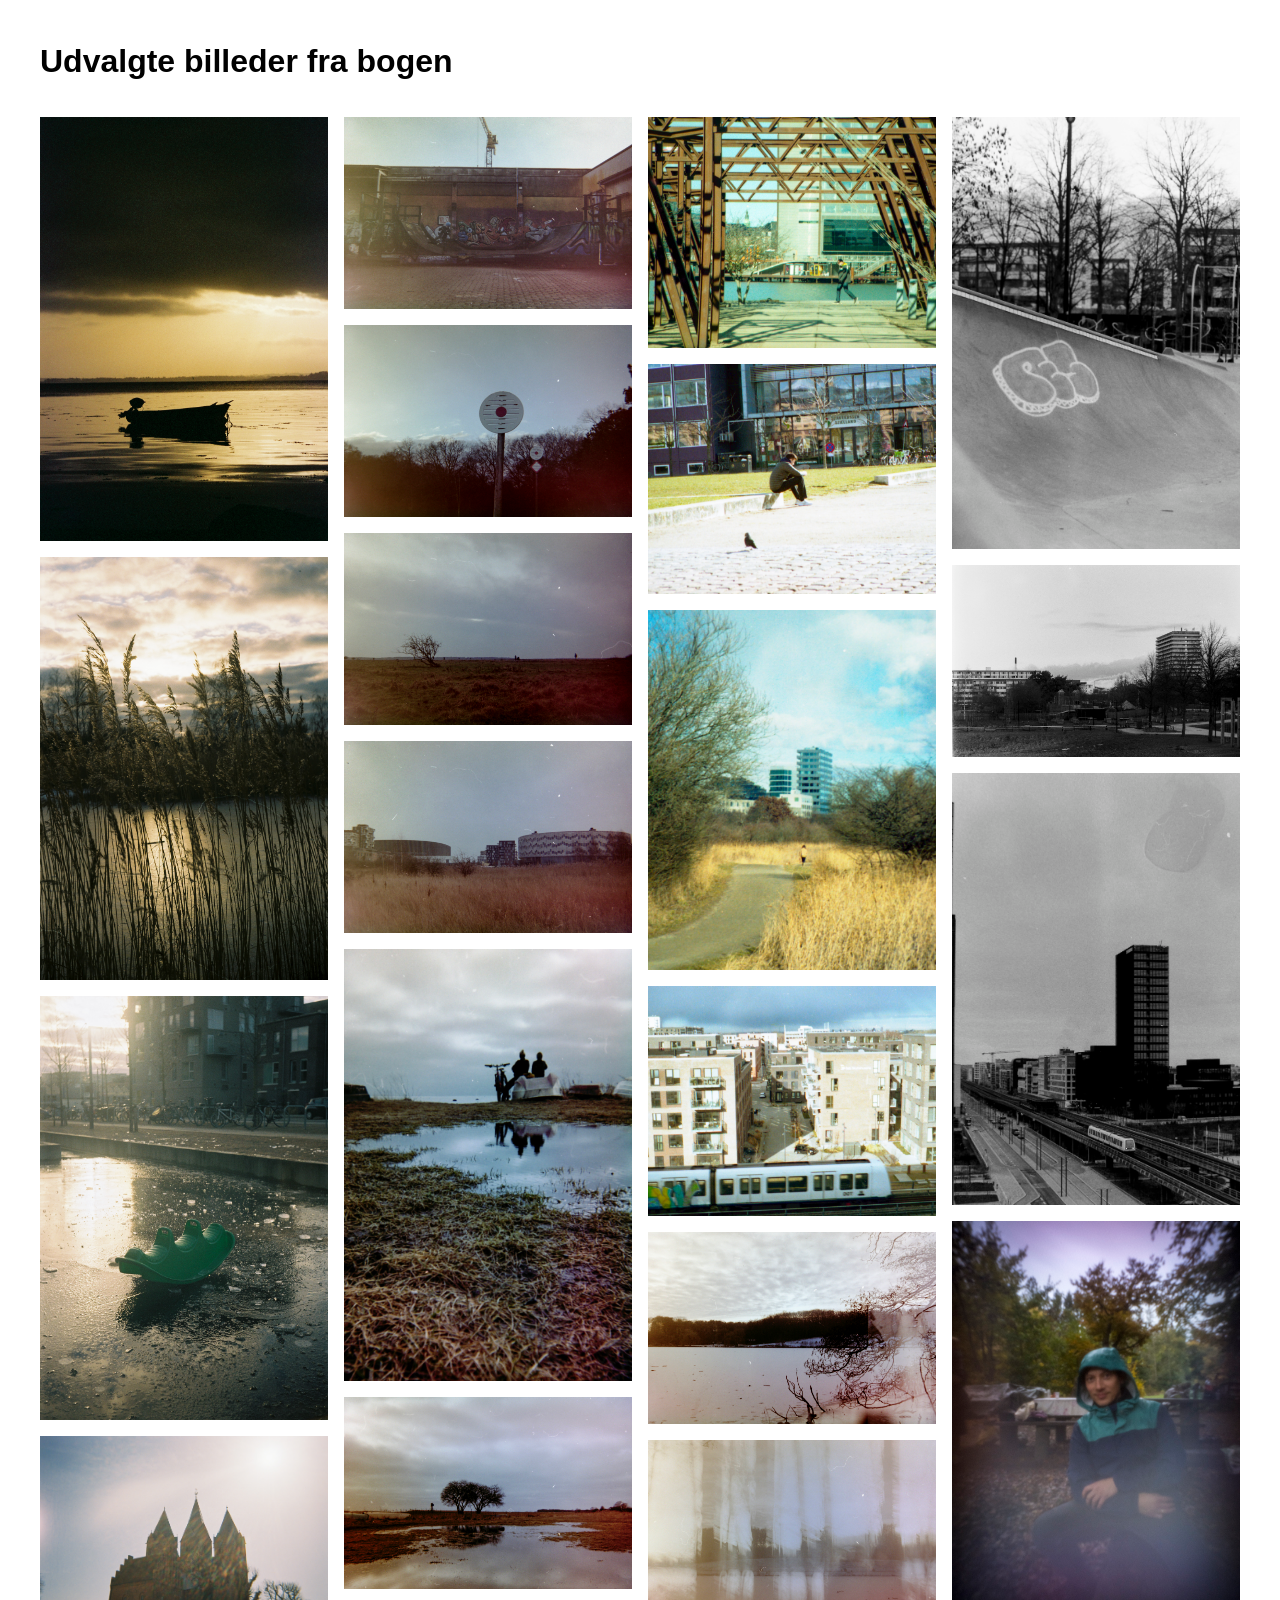
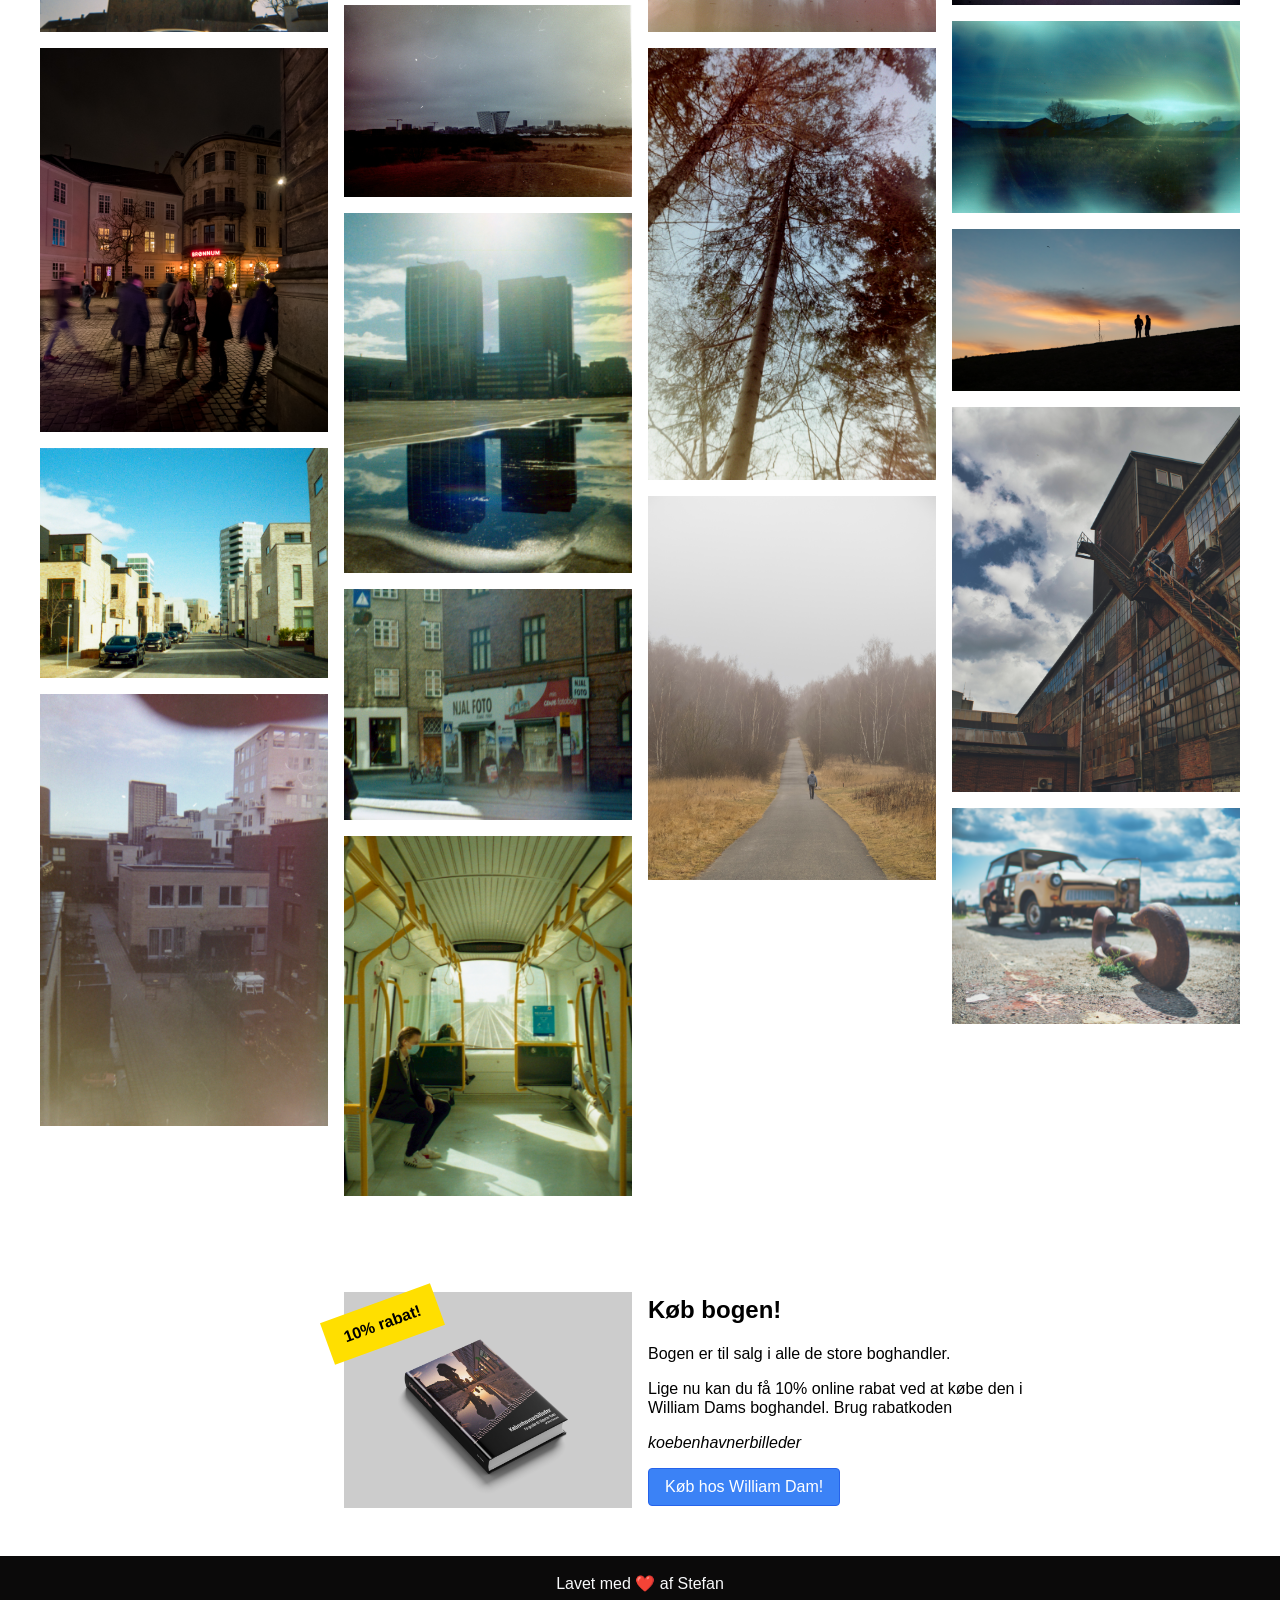
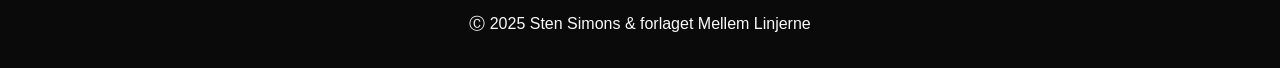
<file: blank.html>
<!DOCTYPE html>
<html lang="da">

<head>
    <meta charset="UTF-8">
    <meta name="viewport" content="width=device-width, initial-scale=1.0">
    <link rel="stylesheet" href="system.css">
    <link rel="icon" type="image/png" href="./filer/struktur_logo.svg">
    <title>Blank Struktur</title>
</head>

<body id="top">
    <!-- Header -->

    <header class="navbar">
        <div class="container flex flex-row justify-between items-center p-md">
            <div class="logo"><img src="./filer/struktur_logo.svg" alt="logo"></div>
            <nav class="hidden visible-md">
                <a href="#section_1" class="p-r-sm navbtn bold">Anmeldelser</a>
                <a href="#section_2" class="p-r-sm navbtn bold">Forfatteren</a>
                <a href="#section_3" class="navbtn bold">Udvalgte billeder</a>
            </nav>
            <div class="navicon hidden-md">
                <svg xmlns="http://www.w3.org/2000/svg" fill="none" viewBox="0 0 24 24" stroke-width="1.5"
                    stroke="currentColor" class="size-6" height="32" width="32">
                    <path stroke-linecap="round" stroke-linejoin="round"
                        d="M3.75 6.75h16.5M3.75 12h16.5m-16.5 5.25h16.5" />
                </svg>
            </div>
            <nav class="mobile-menu hidden flex-col justify-center items-center hidden-md">
                <a href="#section_1" class="p-r-sm navbtn bold mobile_nav">Anmeldelser</a>
                <a href="#section_2" class="p-r-sm navbtn bold mobile_nav">Forfatteren</a>
                <a href="#section_3" class="navbtn bold mobile_nav">Udvalgte billeder</a>
            </nav>
        </div>
    </header>

    <!-- Header slut -->
    <a href="#top" class="back-to-top">↑</a>
    <!-- Main -->
    <main>
        <div class="container">
            <div class="grid border-md">
                <div class="col-12 col-sm-6">
                    <div class="carousel">
                        <img class="carousel-image active" src="./filer/kobenhavnerbilleder-sten-simons.jpg"
                            alt="Sten Simons">

                        <img class="carousel-image" src="./filer/kobenhavnerbilleder_aaben_venstre.jpg" alt="aaben">


                        <img class="carousel-image" src="./filer/kobenhavnerbilleder_oppefra.jpg" alt="oppefra">
                    </div>
                </div>


                <div class="col-12 col-sm-6 content-center">
                    <p>
                        Københavnerbilleder - En guide til
                        hipster foto af Sten Simons
                    </p>
                    <p>
                        Køb den før din nabo!
                    </p>
                    <div>
                        <a href="https://www.williamdam.dk/">
                            <button>Køb nu!</button>
                        </a>
                    </div>
                </div>
            </div>
        </div>



        <div class="container">
            <div class="grid">
                <div class="col-12 col-md-4 col-start-3">
                    <h3>Kort om bogen</h3>
                    Københavnerbilleder er de danske
                    streetfotografers bibel: Det er en fusion
                    mellem et kunstværk og en lærebog.
                    Bogen gennemgår alle væsentlige
                    aspekter af streetfotografering fra
                    grundlæggende teknik til kreative
                    eksperimenter. Alt sammen krydret
                    med masser af inspirerende fotos. God
                    læselyst!
                </div>

                <div class="col-12 col-start-3 col-md-3 col-md-start-7">
                    <h3>Quickfacts om
                        bogen</h3>
                    <ul class="bulletlist">
                        <li>Titel: Københavnerbilleder - en guide til hipster foto</li>
                        <li class="p-t-sm">Forfatter: Sten Simons</li>
                        <li class="p-t-sm">Antal sider: 344</li>
                        <li class="p-t-sm">Forlag: Mellem Linjerne</li>
                        <li class="p-t-sm">ISBN: 987-6-987654-32-1</li>
                        <li class="p-t-sm">Pris: 399.-</li>
                    </ul>
                </div>
            </div>
        </div>

        <div class="container">
            <div class="grid">
                <div class="col-12 col-sm-start-5 col-md-start-5 col-md-6"> <button id="newsletterButton"> TILMELD DIG
                        VORES
                        NYHEDSBREV!
                    </button>
                    <div id="newsletterPopover" class="newsletter-popover"> <button id="closePopover"
                            class="close-popover">&times;</button>
                        <h2>Tilmeld dig og få de seneste nyheder!</h2> <input type="email" placeholder="Din email">
                        <button>Tilmeld</button>
                    </div>
                </div>
            </div>
        </div>

        <div class="container">
            <div class="grid">
                <div class="col-12 col-md-4 col-lg-4 ">
                    <div class="img_wrapper">
                        <img class="img_hover" src="./filer/kobenhavnerbilleder_oppefra.jpg" alt="oppefra">
                    </div>
                </div>

                <div class="col-12 col-md-4 col-lg-4">
                    <div class="img_wrapper">
                        <img class="img_hover" src="./filer/kobenhavnerbilleder_aaben_venstre.jpg" alt="aaben">
                    </div>
                </div>

                <div class="col-12 col-md-4 col-lg-4">
                    <div class="img_wrapper">
                        <img class="img_hover" src="./filer/kobenhavnerbilleder-sten-simons.jpg" alt="lukket">
                    </div>
                </div>
            </div>
        </div>

        <section id="section_1">
            <div class="container rating text-bright">
                <div class="grid ">
                    <div class="col-12">
                        <h3>Anmeldelser</h3>
                    </div>

                    <div class="col-12 col-md-4">
                        <p class="bold">5 af 6 stjerner</p>
                        <p>Københavnerbilleder er en grundig introduktion til at skyde
                            billeder med retro-kant. Hvad enten du er har arbejdet med
                            foto siden 135-filmen kom på markedet, du kun har skudt
                            digitalt eller er helt nybegynder, er der masser af tips og
                            tricks i bogen.</p>
                        <p class="italic">Hanne Hovgaard, Berlingeren</p>
                    </div>
                    <div class="col-12 col-md-4">
                        <p class="bold">4 af 5 stjerner</p>
                        <p>Teksten er underholdende, og billederne er sku’ flotte.
                            Hvad mere skal man sige om en fotobog?.</p>
                        <p class="italic">Kim Kloggaard, Fotojournalen.dk</p>
                    </div>
                    <div class="col-12 col-md-4">
                        <p class="bold">6 af 6 stjerner</p>
                        <p>Sten Simons kan det der - og han bliver bedre og bedre.
                            Stens tredje fotobog er klart den bedste - her er han for
                            alvor i sit rette element, meget bedre end
                            “studiefotografering som begyndere.” Tillykke - godt
                            arbejde.</p>
                        <p class="italic">Volmer Hansen, Lukkertiden.dk</p>
                    </div>
                </div>
            </div>
        </section>

        <div class="container">
            <div class="grid">
                <div class="col-12">
                    <h2>Bogens kapitler</h2>
                </div>
                <div class="col-12 col-sm-6 col-md-6 ">
                    <h3>Kapitel 1 - Intro til street foto</h3>
                    <div>
                        Hvad er street foto? Det handler i bund og grund om at skyde byens liv og byens
                        geometri (urban geometry). I dette kapitel får du en grundig intro til hvad street
                        foto er og et overblik over nogen af de kendte street-fotografer. Alt krydret med en
                        masse gode eksempler på street fotos.
                    </div>
                </div>
                <div class="col-12 col-sm-6 col-md-6">
                    <h3>Kapitel 2 - Om at skyde street</h3>
                    <div>
                        Vil du skyde street? Så er der ikke nogen vej udenom: Du skal ud på gaderne og
                        prøve det! I dette kapitel får du en teknisk indføring i hvordan du bedst skyder
                        street. Uanset om du er begynder eller professionel, er der mange gode tekniske
                        tips og tricks til street-skyderiet.
                    </div>
                </div>
                <div class="col-12 col-sm-6 col-md-6">
                    <h3>Kapitel 3 - Om at finde det rette motiv</h3>
                    <div>
                        De fleste af os skyder oftest digitalt fordi det er billigere og nemmere. Og nogen
                        teknikker og fremgangsmåder egner sig kun til digital street foto. I dette kapitel får
                        du en række tips og tricks til digital street-foto.
                    </div>
                </div>

                <div class="col-12 col-sm-6 col-md-6">
                    <div>
                        <h3> Kapitel 4 - Digital street foto</h3>
                        <div>
                            Indimellem er man heldig, andre gange kommer man hjem helt uden gode
                            motiver. Med et par tips og tricks til at finde de rette motiver, stiger chancen
                            gevaldigt for at fange de gode motiver.
                        </div>
                    </div>
                </div>
                <div class="col-12 col-sm-6 col-md-6">
                    <div>
                        <h3>Kapitel 5 - Analog street foto</h3>
                        <div>
                            Analog er sejt fordi det er mere “ægte,” dyrere og mere besværligt end digital. Det
                            signalerer entusiasme. Nogle teknikker og fremgangsmåder egner sig bedst til
                            analog street foto. I dette kapitel får du en række tips og tricks til analog street-
                            foto.
                        </div>
                    </div>
                </div>

                <div class="col-12 col-sm-6 col-md-6">
                    <div>
                        <h3> Kapitel 6 - Om at skyde sort/hvid</h3>
                        <div>
                            Indimellem er man heldig, andre gange kommer man hjem helt uden gode
                            motiver. Med et par tips og tricks til at finde de rette motiver, stiger chancen
                            gevaldigt for at fange de gode motiver.
                        </div>
                    </div>
                </div>

                <div class="col-12 col-sm-6 col-md-6">
                    <div>
                        <h3>Kapitel 7 - Kreative teknikker</h3>
                        <div>
                            Dobbelteksponeringer, ICM (intentional camera moves), smadrede objektiver,
                            gamle filmruller og alle mulige andre, spændende kreative teknikker kan løfte dine
                            fotografier fra at være kedelige dokumentationer af hverdagen til at blive vilde
                            kunststykker. Så dyk ned i dette kapitel om eksperimenterende teknikker!
                        </div>
                    </div>
                </div>

                <div class="col-12 col-sm-6 col-md-6">
                    <div>
                        <h3>Kapitel 8 - Kom helt tæt på!</h3>
                        <div>
                            Street foto handler om at fotografere livet på gaden - men tør du at gå helt tæt på
                            fremmede mennesker og knipse løs? Du kan lige så godt øve dig, for det er det
                            der vil gøre dig til en bedre street-fotograf…
                        </div>
                    </div>
                </div>
            </div>


            <section id="section_2">
                <div class="container">
                    <div class="grid">
                        <div class="col-12 col-md-start-4 col-md-3">
                            <img src="./filer/sten_simons.jpg" alt="sten-simons">
                        </div>

                        <div class="col-12 col-md-start-7 col-md-4">
                            <h3>Forfatteren</h3>
                            <p>Sten Simons har en lang foto-karriere bag sig. Det
                                hele startede i 00’erne, da han gik rundt i
                                Pisserenden for at fotografere ungdommens forfald.
                                Det ledte til en række udstillinger, og blev senere til
                                hans først fotobog “Ungdomsdruk - pinlige billeder
                                fra nattelivet.”</p>
                            <p>Derefter tog karrieren fart: Han blev fotojournalist og
                                dokumenterede en masse dagligdagsstof fra
                                Amager på dagbladet “Amagerkaneren.”
                                Sideløbende begyndte han at undervise i foto, og
                                har skrevet et utal af bøger, herunder bestsellerne
                                Scener fra S-toget, Brun mad - en visuel odysse, og
                                lærebogen Fotografering for evnesvage.</p>
                        </div>
                    </div>
                </div>
        </div>
        </section>

        <section id="section_3">
            <div class="container">
                <div class="grid ">
                    <h2 class="col-12">
                        Udvalgte billeder fra bogen
                    </h2>

                    <div class="col-12 col-md-3 gallery-images">
                        <img src="./gallery/foraar-med-et-agfa-lebox-2-20.jpg" alt="foraar_2">
                        <img src="./gallery/vinter-2021-med-lomo-smena-17.jpg" alt="vinter_17">
                        <img src="./gallery/vinter-2021-med-lomo-smena-6.jpg" alt="vinter_6">
                        <img src="./gallery/foraar-med-et-agfa-le-box-2021-17.jpg" alt="foraar_17">
                        <img src="./gallery/kbh-by-night-3.jpg" alt="kbh_night_3">
                        <img src="./gallery/orestad-til-islands-brygge-pentax-auto-110-24.jpg" alt="orestad_24">
                        <img src="./gallery/agfa-genanvendeligt-kamera-35mm-film-2-7.jpg" alt="agfa_2-7">
                    </div>

                    <div class="col-12 col-md-3 gallery-images">
                        <img src="./gallery/agfa-genanvendeligt-kamera-35mm-film-2-5.jpg" alt="agfa_2-5">
                        <img src="./gallery/agfa-genanvendeligt-kamera-35mm-11.jpg" alt="agfa_11">
                        <img src="./gallery/agfa-genanvendeligt-kamera-35mm-8.jpg" alt="agfa_8">
                        <img src="./gallery/agfa-genanvendeligt-kamera-35mm-5.jpg" alt="agfa_5">
                        <img src="./gallery/amarminoen-med-et-agfa-le-box-12.jpg" alt="amarminoen_12">
                        <img src="./gallery/amarminoen-med-et-agfa-le-box-11.jpg" alt="amarminoen_11">
                        <img src="./gallery/amarminoen-med-et-agfa-le-box-3.jpg" alt="amarminoen_3">
                        <img src="./gallery/orestad-til-islands-brygge-pentax-auto-110-19.jpg" alt="orestad_19">
                        <img src="./gallery/orestad-til-islands-brygge-pentax-auto-110-17.jpg" alt="orestad_17">
                        <img src="./gallery/orestad-til-islands-brygge-pentax-auto-110-16.jpg" alt="orestad_16">
                    </div>

                    <div class="col-12 col-md-3 gallery-images">
                        <img src="./gallery/orestad-til-islands-brygge-pentax-auto-110-14.jpg" alt="orestad_14">
                        <img src="./gallery/orestad-til-islands-brygge-pentax-auto-110-12.jpg" alt="orestad_12">
                        <img src="./gallery/orestad-til-islands-brygge-pentax-auto-110-8.jpg" alt="orestad_8">
                        <img src="./gallery/orestad-til-islands-brygge-pentax-auto-110.jpg" alt="orestad_10">
                        <img src="./gallery/lomo-smena-20.jpg" alt="lomo_smena_20">
                        <img src="./gallery/lomo-smena-17.jpg" alt="lomo_smena_17">
                        <img src="./gallery/lomo-smena-15.jpg" alt="lomo_smena_15">
                        <img src="./gallery/tyk-taage-i-orestad.jpg" alt="tyk_taage">
                    </div>

                    <div class="col-12 col-md-3 gallery-images">
                        <img src="./gallery/nikkormat-ft2-remiseparken-7.jpg" alt="nikkormat_7">
                        <img src="./gallery/nikkormat-ft2-remiseparken-2.jpg" alt="nikkormat_2">
                        <img src="./gallery/nikkormat-ft2-orestad-c-6.jpg" alt="nikkormat_6">
                        <img src="./gallery/pinhole-objektiver-ved-eghjorten-3.jpg" alt="pinhole">
                        <img src="./gallery/0008.jpg" alt="0008">
                        <img src="./gallery/anamorfiske-landskaber-amager-faelled-4.jpg" alt="anamorfisk_4">
                        <img src="./gallery/_6090022.jpeg" alt="6090022">
                        <img src="./gallery/_6090016.jpeg" alt="6090016">
                    </div>
                </div>
            </div>
        </section>
        <div class="container">
            <div class="grid">
                <div class="col-12 col-md-start-4 col-md-3  book-image">
                    <img src="./filer/kobenhavnerbilleder-sten-simons.jpg" alt="sten-simons">
                    <p class="discount">10% rabat!</p>
                </div>

                <div class="col-12 col-md-start-7 col-md-4 bog_info ">
                    <h3>Køb bogen!</h3>
                    <p>Bogen er til salg i alle de store boghandler.</p>
                    <p>Lige nu kan du få 10% online rabat ved at købe den
                        i William Dams boghandel. Brug rabatkoden</p>
                    <p class="italic">koebenhavnerbilleder</p>
                    <div>
                        <a href="https://www.williamdam.dk/"><button>Køb hos William Dam!</button></a>
                    </div>
                </div>
            </div>
        </div>


    </main>
    <!-- Main slut -->

    <!-- Footer -->
    <footer class=" container-full bg-dark text-bright">
        <div class="container text-center p-md">
            <p>Lavet med ❤️ af Stefan</p>
            <p>Ⓒ 2025 Sten Simons & forlaget Mellem Linjerne</p>
        </div>
    </footer>

    <!-- Inkluderer scripts-->
    <script src="js.js"></script>
    <script src="https://cdn.jsdelivr.net/npm/bootstrap@5.3.3/dist/js/bootstrap.bundle.min.js"></script>
</body>

</html>
</file>
<file: system.css>
/*
System styles
1: Reset
2: Variable & tokens
3: Layout containers & Breakpoints
4: Layout/Grid
5: Tekst & Typografi
6: Forms
7: Links & Buttons
8: Medier
9: Hjælpere
10: Komponenter
11: Animationer
12: Custom CSS
*/

/* ========== 1: Reset ========== */

* {
  margin: 0;
  padding: 0;
  box-sizing: border-box;
}

body {
  font-family:
    system-ui,
    -apple-system,
    sans-serif;
  line-height: 1.5;
  -webkit-font-smoothing: antialiased;
  -moz-osx-font-smoothing: grayscale;
}

ul,
ol {
  list-style: none;
}

a {
  text-decoration: none;
  color: inherit;
}

img {
  max-width: 100%;
  display: block;
}

button,
input,
textarea,
select {
  font: inherit;
  border: none;
  background: transparent;
}

:focus-visible {
  outline: 2px solid currentColor;
  outline-offset: 2px;
}

header {
  display: flex;
  align-items: center;
}

/* ========== 2: Variable & tokens ========== */

:root {
  /* farver*/
  --color-primary: rgba(59, 130, 246, 1); /* En blålig primærfarve */
  --color-primary-light: rgba(99, 156, 255, 1);
  --color-primary-dark: rgba(37, 99, 235, 1);
  --color-secondary: rgba(249, 115, 22, 1); /* En orange sekundærfarve */
  --color-secondary-light: rgba(251, 146, 60, 1);
  --color-secondary-dark: rgba(234, 88, 12, 1);
  --color-dark: rgb(11, 10, 10);
  --color-bright: rgba(249, 250, 251, 1);

  /* Spacing */
  --space-zero: 0;
  --space-xs: 0.25rem;
  --space-sm: 0.5rem;
  --space-md: 1rem;
  --space-lg: 1.5rem;
  --space-xl: 2rem;
  --space-xxl: 3rem;
  --space-xxxl: 6rem;

  /* Font-størrelser */
  --font-size-sm: 0.75rem;
  --font-size-base: 1rem;
  --font-size-md: 1.5rem;
  --font-size-lg: 2rem;
  --font-size-xl: 3rem;
  --font-weight-light: 300;
  --font-weight-normal: 400;
  --font-weight-bold: 700;

  /* Fonte */
  --font-family-sans: sans-serif;
  --font-family-serif: serif;
  --font-family-mono: monospace;

  /* Containers */
  --container-full: 100%;
  --container-wide: 1280px;
  --container-narrow: 640px;
  --container-fluid: calc(100% - var(--space-md) * 2);
  --container-padding: 1rem;
  --container-padding-sm: 0.5rem;

  /* Borders & Radius */
  --radius-sm: 0.25rem;
  --radius-md: 0.5rem;
  --radius-lg: 1rem;
  --radius-full: 9999px;

  --border-width-sm: 1px;
  --border-width-md: 2px;
  --border-width-lg: 4px;

  /* Shadows */
  --shadow-sm: 0 1px 2px rgba(0, 0, 0, 0.1);
  --shadow-md: 0 4px 6px rgba(0, 0, 0, 0.1);
  --shadow-lg: 0 10px 15px rgba(0, 0, 0, 0.1);
}

/* Surface Tokens / classes*/
.bg-primary {
  background-color: var(--color-primary);
}
.text-primary {
  color: var(--color-primary);
}
.bg-primary-light {
  background-color: var(--color-primary-light);
}
.text-primary-light {
  color: var(--color-primary-light);
}
.bg-primary-dark {
  background-color: var(--color-primary-dark);
}
.text-primary-dark {
  color: var(--color-primary-dark);
}
.bg-secondary {
  background-color: var(--color-secondary);
}
.text-secondary {
  color: var(--color-secondary);
}
.bg-secondary-light {
  background-color: var(--color-secondary-light);
}
.text-secondary-light {
  color: var(--color-secondary-light);
}
.bg-secondary-dark {
  background-color: var(--color-secondary-dark);
}
.text-secondary-dark {
  color: var(--color-secondary-dark);
}

.bg-dark {
  background-color: var(--color-dark);
}
.text-dark {
  color: var(--color-dark);
}
.bg-bright {
  background-color: var(--color-bright);
}
.text-bright {
  color: var(--color-bright);
}

/* rounded tokens /classes */
.rounded-sm {
  border-radius: var(--radius-sm);
}
.rounded-md {
  border-radius: var(--radius-md);
}
.rounded-lg {
  border-radius: var(--radius-lg);
}
.rounded-full {
  border-radius: var(--radius-full);
}
.rounded-sm-top {
  border-top-left-radius: var(--radius-sm);
  border-top-right-radius: var(--radius-sm);
}
.rounded-md-top {
  border-top-left-radius: var(--radius-md);
  border-top-right-radius: var(--radius-md);
}
.rounded-lg-top {
  border-top-left-radius: var(--radius-lg);
  border-top-right-radius: var(--radius-lg);
}
.rounded-full-top {
  border-top-left-radius: var(--radius-full);
  border-top-right-radius: var(--radius-full);
}
.rounded-sm-bottom {
  border-bottom-left-radius: var(--radius-sm);
  border-bottom-right-radius: var(--radius-sm);
}
.rounded-md-bottom {
  border-bottom-left-radius: var(--radius-md);
  border-bottom-right-radius: var(--radius-md);
}
.rounded-lg-bottom {
  border-bottom-left-radius: var(--radius-lg);
  border-bottom-right-radius: var(--radius-lg);
}
.rounded-full-bottom {
  border-bottom-left-radius: var(--radius-full);
  border-bottom-right-radius: var(--radius-full);
}

/*border tokens classes*/
.border-sm {
  border: var(--border-width-sm) solid currentColor;
}
.border-md {
  border: var(--border-width-md) solid currentColor;
}
.border-lg {
  border: var(--border-width-lg) solid currentColor;
}

/* ========== 3: Layout containers & Breakpoints ========== */

.container {
  width: var(--container-fluid);
  max-width: var(--container-wide);
  margin: 0 auto;
}

.container-narrow {
  width: var(--container-fluid);
  max-width: var(--container-narrow);
  margin: 0 auto;
}

.container-full {
  width: var(--container-full);
  margin: 0 auto;
}

.container,
.container-narrow,
.container-fluid {
  padding: var(--space-xxl) var(--space-md);
}

/* ========== 4: Layout/Grid ========== */

/* Grundlæggende grid (mobile-first) */
.grid {
  display: grid;
  grid-template-columns: repeat(12, 1fr);
  gap: var(--space-sm);
  margin: 0 calc(var(--space-sm) / 2);
  grid-auto-rows: minmax(var(--space-xl), auto);
}
@media (min-width: 400px) {
  .grid {
    gap: var(--space-md);
    margin: 0 calc(var(--space-md) / 2);
  }
}

/* Responsive kolonne-klasser  */
.col-1 {
  grid-column: auto / span 1;
}
.col-2 {
  grid-column: auto / span 2;
}
.col-3 {
  grid-column: auto / span 3;
}
.col-4 {
  grid-column: auto / span 4;
}
.col-5 {
  grid-column: auto / span 5;
}
.col-6 {
  grid-column: auto / span 6;
}
.col-7 {
  grid-column: auto / span 7;
}
.col-8 {
  grid-column: auto / span 8;
}
.col-9 {
  grid-column: auto / span 9;
}
.col-10 {
  grid-column: auto / span 10;
}
.col-11 {
  grid-column: auto / span 11;
}
.col-12 {
  grid-column: auto / span 12;
}

/* Mellemstore skærme (sm: ≥760px) */
@media (min-width: 760px) {
  .col-sm-1 {
    grid-column: auto / span 1;
  }
  .col-sm-2 {
    grid-column: auto / span 2;
  }
  .col-sm-3 {
    grid-column: auto / span 3;
  }
  .col-sm-4 {
    grid-column: auto / span 4;
  }
  .col-sm-5 {
    grid-column: auto / span 5;
  }
  .col-sm-6 {
    grid-column: auto / span 6;
  }
  .col-sm-7 {
    grid-column: auto / span 7;
  }
  .col-sm-8 {
    grid-column: auto / span 8;
  }
  .col-sm-9 {
    grid-column: auto / span 9;
  }
  .col-sm-10 {
    grid-column: auto / span 10;
  }
  .col-sm-11 {
    grid-column: auto / span 11;
  }
  .col-sm-12 {
    grid-column: auto / span 12;
  }
}

/* Store skærme (md: ≥960px) */
@media (min-width: 960px) {
  .col-md-1 {
    grid-column: auto / span 1;
  }
  .col-md-2 {
    grid-column: auto / span 2;
  }
  .col-md-3 {
    grid-column: auto / span 3;
  }
  .col-md-4 {
    grid-column: auto / span 4;
  }
  .col-md-5 {
    grid-column: auto / span 5;
  }
  .col-md-6 {
    grid-column: auto / span 6;
  }
  .col-md-7 {
    grid-column: auto / span 7;
  }
  .col-md-8 {
    grid-column: auto / span 8;
  }
  .col-md-9 {
    grid-column: auto / span 9;
  }
  .col-md-10 {
    grid-column: auto / span 10;
  }
  .col-md-11 {
    grid-column: auto / span 11;
  }
  .col-md-12 {
    grid-column: auto / span 12;
  }
}

/* Extra store skærme (lg: ≥1280px) */
@media (min-width: 1280px) {
  .col-lg-1 {
    grid-column: auto / span 1;
  }
  .col-lg-2 {
    grid-column: auto / span 2;
  }
  .col-lg-3 {
    grid-column: auto / span 3;
  }
  .col-lg-4 {
    grid-column: auto / span 4;
  }
  .col-lg-5 {
    grid-column: auto / span 5;
  }
  .col-lg-6 {
    grid-column: auto / span 6;
  }
  .col-lg-7 {
    grid-column: auto / span 7;
  }
  .col-lg-8 {
    grid-column: auto / span 8;
  }
  .col-lg-9 {
    grid-column: auto / span 9;
  }
  .col-lg-10 {
    grid-column: auto / span 10;
  }
  .col-lg-11 {
    grid-column: auto / span 11;
  }
  .col-lg-12 {
    grid-column: auto / span 12;
  }
}

/* Col-start classes til at definere startpositioner...*/
.col-start-1 {
  grid-column-start: 1;
}
.col-start-2 {
  grid-column-start: 2;
}
.col-start-3 {
  grid-column-start: 3;
}
.col-start-4 {
  grid-column-start: 4;
}
.col-start-5 {
  grid-column-start: 5;
}
.col-start-6 {
  grid-column-start: 6;
}
.col-start-7 {
  grid-column-start: 7;
}
.col-start-8 {
  grid-column-start: 8;
}
.col-start-9 {
  grid-column-start: 9;
}
.col-start-10 {
  grid-column-start: 10;
}
.col-start-11 {
  grid-column-start: 11;
}
.col-start-12 {
  grid-column-start: 12;
}

/* Mellemstore skærme (sm: ≥760px) */
@media (min-width: 760px) {
  .col-sm-start-1 {
    grid-column-start: 1;
  }
  .col-sm-start-2 {
    grid-column-start: 2;
  }
  .col-sm-start-3 {
    grid-column-start: 3;
  }
  .col-sm-start-4 {
    grid-column-start: 4;
  }
  .col-sm-start-5 {
    grid-column-start: 5;
  }
  .col-sm-start-6 {
    grid-column-start: 6;
  }
  .col-sm-start-7 {
    grid-column-start: 7;
  }
  .col-sm-start-8 {
    grid-column-start: 8;
  }
  .col-sm-start-9 {
    grid-column-start: 9;
  }
  .col-sm-start-10 {
    grid-column-start: 10;
  }
  .col-sm-start-11 {
    grid-column-start: 11;
  }
  .col-sm-start-12 {
    grid-column-start: 12;
  }
}

/* Store skærme (md: ≥960px) */
@media (min-width: 960px) {
  .col-md-start-1 {
    grid-column-start: 1;
  }
  .col-md-start-2 {
    grid-column-start: 2;
  }
  .col-md-start-3 {
    grid-column-start: 3;
  }
  .col-md-start-4 {
    grid-column-start: 4;
  }
  .col-md-start-5 {
    grid-column-start: 5;
  }
  .col-md-start-6 {
    grid-column-start: 6;
  }
  .col-md-start-7 {
    grid-column-start: 7;
  }
  .col-md-start-8 {
    grid-column-start: 8;
  }
  .col-md-start-9 {
    grid-column-start: 9;
  }
  .col-md-start-10 {
    grid-column-start: 10;
  }
  .col-md-start-11 {
    grid-column-start: 11;
  }
  .col-md-start-12 {
    grid-column-start: 12;
  }
}

/* Extra store skærme (lg: ≥1200px) */
@media (min-width: 1200px) {
  .col-lg-start-1 {
    grid-column-start: 1;
  }
  .col-lg-start-2 {
    grid-column-start: 2;
  }
  .col-lg-start-3 {
    grid-column-start: 3;
  }
  .col-lg-start-4 {
    grid-column-start: 4;
  }
  .col-lg-start-5 {
    grid-column-start: 5;
  }
  .col-lg-start-6 {
    grid-column-start: 6;
  }
  .col-lg-start-7 {
    grid-column-start: 7;
  }
  .col-lg-start-8 {
    grid-column-start: 8;
  }
  .col-lg-start-9 {
    grid-column-start: 9;
  }
  .col-lg-start-10 {
    grid-column-start: 10;
  }
  .col-lg-start-11 {
    grid-column-start: 11;
  }
  .col-lg-start-12 {
    grid-column-start: 12;
  }
}

/* Nested grid */
.nested-grid {
  display: grid;
  grid-template-columns: repeat(12, 1fr);
  gap: var(--space-md); /* 2 * 8px */
  margin-top: var(--space-xl); /* 2 * 8px */
}

/* Kolonne-klasser til det nestede grid */
.nested-grid > [class*="col-"] {
  background-color: #e0e0e0;
  border: 1px solid #ccc;
}

/* Lodret justering af indhold */
.content-start {
  align-content: flex-start;
}
.content-center {
  align-content: center;
}
.content-end {
  align-content: flex-end;
}
.content-between {
  align-content: space-between;
}
.content-around {
  align-content: space-around;
}
.content-stretch {
  align-content: stretch;
}

/* Flexbox classes */

/* Flebox display */
.flex {
  display: flex;
}
.inline-flex {
  display: inline-flex;
}

/* Flebox retning */
.flex-row {
  flex-direction: row;
}
.flex-row-reverse {
  flex-direction: row-reverse;
}
.flex-col {
  flex-direction: column;
}
.flex-col-reverse {
  flex-direction: column-reverse;
}

/* Justering af indhold */
.justify-start {
  justify-content: flex-start;
}
.justify-end {
  justify-content: flex-end;
}
.justify-center {
  justify-content: center;
}
.justify-between {
  justify-content: space-between;
}
.justify-around {
  justify-content: space-around;
}
.justify-evenly {
  justify-content: space-evenly;
}

/* Lodret justering */
.items-start {
  align-items: flex-start;
}
.items-end {
  align-items: flex-end;
}
.items-center {
  align-items: center;
}
.items-baseline {
  align-items: baseline;
}
.items-stretch {
  align-items: stretch;
}

/* Individuel lodret justering */
.self-start {
  align-self: flex-start;
}
.self-end {
  align-self: flex-end;
}
.self-center {
  align-self: center;
}
.self-baseline {
  align-self: baseline;
}
.self-stretch {
  align-self: stretch;
}

/* Individuel vandret justering */
.justify-self-start {
  justify-self: start;
}
.justify-self-end {
  justify-self: end;
}
.justify-self-center {
  justify-self: center;
}
.justify-self-stretch {
  justify-self: stretch;
}

/* Omflytning */
.flex-wrap {
  flex-wrap: wrap;
}
.flex-nowrap {
  flex-wrap: nowrap;
}
.flex-wrap-reverse {
  flex-wrap: wrap-reverse;
}

/* Gaps = Afstand mellem elementer */
.gap-zero {
  gap: var(--space-zero);
}
.gap-xs {
  gap: var(--space-xs);
}
.gap-sm {
  gap: var(--space-sm);
}
.gap-md {
  gap: var(--space-md);
}
.gap-lg {
  gap: var(--space-lg);
}
.gap-xl {
  gap: var(--space-xl);
}
.gap-xxl {
  gap: var(--space-xxl);
}

/* Små skærme (≥400px) */
@media (min-width: 400px) {
  .xs\:gap-zero {
    gap: var(--space-zero);
  }
  .xs\:gap-xs {
    gap: var(--space-xs);
  }
  .xs\:gap-sm {
    gap: var(--space-sm);
  }
  .xs\:gap-md {
    gap: var(--space-md);
  }
  .xs\:gap-lg {
    gap: var(--space-lg);
  }
  .xs\:gap-xl {
    gap: var(--space-xl);
  }
  .xs\:gap-xxl {
    gap: var(--space-xxl);
  }
}

/* Tablet skærme (≥760px) */
@media (min-width: 760px) {
  .sm\:gap-zero {
    gap: var(--space-zero);
  }
  .sm\:gap-xs {
    gap: var(--space-xs);
  }
  .sm\:gap-sm {
    gap: var(--space-sm);
  }
  .sm\:gap-md {
    gap: var(--space-md);
  }
  .sm\:gap-lg {
    gap: var(--space-lg);
  }
  .sm\:gap-xl {
    gap: var(--space-xl);
  }
  .sm\:gap-xxl {
    gap: var(--space-xxl);
  }
}

/* Mellemstore skærme (≥960px) */
@media (min-width: 960px) {
  .md\:gap-zero {
    gap: var(--space-zero);
  }
  .md\:gap-xs {
    gap: var(--space-xs);
  }
  .md\:gap-sm {
    gap: var(--space-sm);
  }
  .md\:gap-md {
    gap: var(--space-md);
  }
  .md\:gap-lg {
    gap: var(--space-lg);
  }
  .md\:gap-xl {
    gap: var(--space-xl);
  }
  .md\:gap-xxl {
    gap: var(--space-xxl);
  }
}

/* Store skærme (≥1200px) */
@media (min-width: 1200px) {
  .lg\:gap-zero {
    gap: var(--space-zero);
  }
  .lg\:gap-xs {
    gap: var(--space-xs);
  }
  .lg\:gap-sm {
    gap: var(--space-sm);
  }
  .lg\:gap-md {
    gap: var(--space-md);
  }
  .lg\:gap-lg {
    gap: var(--space-lg);
  }
  .lg\:gap-xl {
    gap: var(--space-xl);
  }
  .lg\:gap-xxl {
    gap: var(--space-xxl);
  }
}

/* ========== 5: Tekst & Typografi ========== */

body {
  font-size: var(--font-size-base);
  font-family: var(--font-family-sans);
  line-height: 1.5;
}
p {
  margin-bottom: var(--space-md);
}
h1,
h2,
h3,
.text-xl,
.text-lg,
.text-md {
  font-weight: var(--font-weight-bold);
  margin-bottom: var(--space-md);
  font-family: var(--font-family-sans);
  line-height: 1.5;
}
.text-sm {
  font-size: var(--font-size-sm);
}
h1,
.text-xl {
  font-size: var(--font-size-xl);
}
h2,
.text-lg {
  font-size: var(--font-size-lg);
}
h3,
.text-md {
  font-size: var(--font-size-md);
}
.text-light {
  font-weight: var(--font-weight-light);
}
.text-normal {
  font-weight: var(--font-weight-normal);
}
.text-bold {
  font-weight: var(--font-weight-bold);
}

/* Tekstjustering */
/* Standard tekstjustering (mobil-first) */
.text-left {
  text-align: left;
}
.text-center {
  text-align: center;
}
.text-right {
  text-align: right;
}
.text-justify {
  text-align: justify;
}

/* Tablet skærme (≥760px) */
@media (min-width: 760px) {
  .sm\:text-left {
    text-align: left;
  }
  .sm\:text-center {
    text-align: center;
  }
  .sm\:text-right {
    text-align: right;
  }
  .sm\:text-justify {
    text-align: justify;
  }
}

/* Mellemstore skærme (≥960px) */
@media (min-width: 960px) {
  .md\:text-left {
    text-align: left;
  }
  .md\:text-center {
    text-align: center;
  }
  .md\:text-right {
    text-align: right;
  }
  .md\:text-justify {
    text-align: justify;
  }
}

/* Store skærme (≥1200px) */
@media (min-width: 1200px) {
  .lg\:text-left {
    text-align: left;
  }
  .lg\:text-center {
    text-align: center;
  }
  .lg\:text-right {
    text-align: right;
  }
  .lg\:text-justify {
    text-align: justify;
  }
}

/* ========== 6: Forms ========== */
.form-group {
  margin-bottom: var(--space-md);
}

label {
  display: block;
  margin-bottom: var(--space-xs);
  font-weight: var(--font-weight-bold);
  color: var(--color-dark);
}

input,
textarea,
select {
  width: 100%;
  padding: var(--space-sm) var(--space-md);
  border: 1px solid #d1d5db;
  border-radius: var(--radius-sm);
  font-family: inherit;
  font-size: var(--font-size-base);
  transition:
    border-color 0.2s ease,
    box-shadow 0.2s ease;
}

input:focus,
textarea:focus,
select:focus {
  outline: none;
  border-color: var(--color-primary);
  box-shadow: 0 0 0 3px rgba(59, 130, 246, 0.1);
}

input[type="checkbox"],
input[type="radio"] {
  width: auto;
  margin-right: var(--space-xs);
}

.form-help {
  font-size: var(--font-size-sm);
  color: #6b7280;
  margin-top: var(--space-xs);
}

/* Form validering */
input:invalid,
textarea:invalid,
select:invalid {
  border-color: var(--color-error);
}

input:valid,
textarea:valid,
select:valid {
  border-color: var(--color-success);
}

/* File input */
input[type="file"] {
  border: none;
  padding: 0;
}

/* Range input */
input[type="range"] {
  width: 100%;
  height: 4px;
  -webkit-appearance: none;
  background: #e5e7eb;
  border-radius: var(--radius-full);
  outline: none;
}

input[type="range"]::-webkit-slider-thumb {
  -webkit-appearance: none;
  appearance: none;
  width: var(--space-md);
  height: var(--space-md);
  background: var(--color-primary);
  border-radius: var(--radius-full);
  cursor: pointer;
}

/* ========== 7: links & Buttons ========== */

input[type="submit"],
button,
.btn {
  background-color: var(--color-primary);
  color: var(--color-bright);
  padding: var(--space-sm) var(--space-md);
  border: 1px solid var(--color-primary-dark);
  border-radius: var(--radius-sm);
  cursor: pointer;
  transition: background-color 0.2s ease;
  text-decoration: none;
}
input[type="submit"]:hover,
button:hover,
.btn:hover {
  background-color: var(--color-primary-dark);
  text-decoration: none;
  color: var(--color-bright);
}

/* Knap-varianter */
.btn-primary {
  background-color: var(--color-primary);
  color: white;
}

.btn-primary:hover {
  background-color: var(--color-primary-dark);
}

.btn-secondary {
  background-color: var(--color-secondary);
  color: white;
}

.btn-secondary:hover {
  background-color: var(--color-secondary-dark);
}

.btn-outline {
  background-color: transparent;
  color: var(--color-bright);
  border-color: var(--color-primary);
}

.btn-outline:hover {
  background-color: var(--color-primary-light);
  color: white;
}

/* knap størrelser*/
.btn-sm {
  padding: var(--space-xs) var(--space-sm);
  font-size: var(--font-size-sm);
}

.btn-md {
  padding: var(--space-sm) var(--space-md);
  font-size: var(--font-size-base);
}

.btn-lg {
  padding: var(--space-md) var(--space-lg);
  font-size: var(--font-size-lg);
}
.btn-full {
  padding: var(--space-md) var(--space-lg);
  font-size: var(--font-size-lg);
  width: 100%;
}

/* links / a hrefs*/
a {
  color: var(--color-primary);
  text-decoration: underline;
  transition: color 0.2s ease;
}

a:hover {
  color: var(--color-primary-dark);
  text-decoration: none;
}

/* ========== 8: Medier ========== */
img {
  width: 100%;
  max-width: 100%;
  height: auto;
}

/* ========== 9: Hjælpere ========== */

/*fjern tekstunderstregning*/
.text-decoration-none {
  text-decoration: none;
}

/* Mobil (default) */
.hidden {
  display: none;
}
.visible {
  display: block;
}

/* Mellemstore skærme (sm: ≥760px) */
@media (min-width: 760px) {
  .hidden-sm {
    display: none;
  }
  .visible-sm {
    display: block;
  }
}

/* Store skærme (md: ≥960px) */
@media (min-width: 960px) {
  .hidden-md {
    display: none;
  }
  .visible-md {
    display: block;
  }
}

/* Extra store skærme (lg: ≥1200px) */
@media (min-width: 1200px) {
  .hidden-lg {
    display: none;
  }
  .visible-lg {
    display: block;
  }
}

/* Padding classes */
.p-zero {
  padding: var(--space-zero);
}
.p-xs {
  padding: var(--space-xs);
}
.p-sm {
  padding: var(--space-sm);
}
.p-md {
  padding: var(--space-md);
}
.p-lg {
  padding: var(--space-lg);
}
.p-xl {
  padding: var(--space-xl);
}
.p-xxl {
  padding: var(--space-xxl);
}
.p-xxxl {
  padding: var(--space-xxxl);
}
.p-t-zero {
  padding-top: var(--space-zero);
}
.p-t-xs {
  padding-top: var(--space-xs);
}
.p-t-sm {
  padding-top: var(--space-sm);
}
.p-t-md {
  padding-top: var(--space-md);
}
.p-t-lg {
  padding-top: var(--space-lg);
}
.p-t-xl {
  padding-top: var(--space-xl);
}
.p-t-xxl {
  padding-top: var(--space-xxl);
}
.p-t-xxxl {
  padding-top: var(--space-xxxl);
}
.p-r-zero {
  padding-right: var(--space-zero);
}
.p-r-xs {
  padding-right: var(--space-xs);
}
.p-r-sm {
  padding-right: var(--space-sm);
}
.p-r-md {
  padding-right: var(--space-md);
}
.p-r-lg {
  padding-right: var(--space-lg);
}
.p-r-xl {
  padding-right: var(--space-xl);
}
.p-r-xxl {
  padding-right: var(--space-xxl);
}
.p-r-xxxl {
  padding-right: var(--space-xxxl);
}
.p-b-zero {
  padding-bottom: var(--space-zero);
}
.p-b-xs {
  padding-bottom: var(--space-xs);
}
.p-b-sm {
  padding-bottom: var(--space-sm);
}
.p-b-md {
  padding-bottom: var(--space-md);
}
.p-b-lg {
  padding-bottom: var(--space-lg);
}
.p-b-xl {
  padding-bottom: var(--space-xl);
}
.p-b-xxl {
  padding-bottom: var(--space-xxl);
}
.p-b-xxxl {
  padding-bottom: var(--space-xxxl);
}
.p-l-zero {
  padding-left: var(--space-zero);
}
.p-l-xs {
  padding-left: var(--space-xs);
}
.p-l-sm {
  padding-left: var(--space-sm);
}
.p-l-md {
  padding-left: var(--space-md);
}
.p-l-lg {
  padding-left: var(--space-lg);
}
.p-l-xl {
  padding-left: var(--space-xl);
}
.p-l-xxl {
  padding-left: var(--space-xxl);
}
.p-l-xxxl {
  padding-left: var(--space-xxxl);
}

/* Margin classes */
.m-zero {
  margin: var(--space-zero);
}
.m-xs {
  margin: var(--space-xs);
}
.m-sm {
  margin: var(--space-sm);
}
.m-md {
  margin: var(--space-md);
}
.m-lg {
  margin: var(--space-lg);
}
.m-xl {
  margin: var(--space-xl);
}
.m-xxl {
  margin: var(--space-xxl);
}
.m-xxxl {
  margin: var(--space-xxxl);
}
.m-t-zero {
  margin-top: var(--space-zero);
}
.m-t-xs {
  margin-top: var(--space-xs);
}
.m-t-sm {
  margin-top: var(--space-sm);
}
.m-t-md {
  margin-top: var(--space-md);
}
.m-t-lg {
  margin-top: var(--space-lg);
}
.m-t-xl {
  margin-top: var(--space-xl);
}
.m-t-xxl {
  margin-top: var(--space-xxl);
}
.m-t-xxxl {
  margin-top: var(--space-xxxl);
}
.m-r-zero {
  margin-right: var(--space-zero);
}
.m-r-xs {
  margin-right: var(--space-xs);
}
.m-r-sm {
  margin-right: var(--space-sm);
}
.m-r-md {
  margin-right: var(--space-md);
}
.m-r-lg {
  margin-right: var(--space-lg);
}
.m-r-xl {
  margin-right: var(--space-xl);
}
.m-r-xxl {
  margin-right: var(--space-xxl);
}
.m-r-xxxl {
  margin-right: var(--space-xxxl);
}
.m-b-zero {
  margin-bottom: var(--space-zero);
}
.m-b-xs {
  margin-bottom: var(--space-xs);
}
.m-b-sm {
  margin-bottom: var(--space-sm);
}
.m-b-md {
  margin-bottom: var(--space-md);
}
.m-b-lg {
  margin-bottom: var(--space-lg);
}
.m-b-xl {
  margin-bottom: var(--space-xl);
}
.m-b-xxl {
  margin-bottom: var(--space-xxl);
}
.m-b-xxxl {
  margin-bottom: var(--space-xxxl);
}
.m-l-zero {
  margin-left: var(--space-zero);
}
.m-l-xs {
  margin-left: var(--space-xs);
}
.m-l-sm {
  margin-left: var(--space-sm);
}
.m-l-md {
  margin-left: var(--space-md);
}
.m-l-lg {
  margin-left: var(--space-lg);
}
.m-l-xl {
  margin-left: var(--space-xl);
}
.m-l-xxl {
  margin-left: var(--space-xxl);
}
.m-l-xxxl {
  margin-left: var(--space-xxxl);
}

/* ========== 10: Komponenter ========== */

/*Navbar*/
/* Navbar styling */
.navbarfixed {
  position: fixed;
  top: 0;
  left: 0;
  width: 100%;
  background: var(--color-bright);
}
.mobile-menu {
  position: fixed;
  top: 0;
  left: 0;
  bottom: 0;
  background-color: var(--color-bright);
  width: 100%;
  padding: 96px var(--space-xl);
  z-index: 1000;
}
.mobile-menu a {
  padding: var(--space-sm);
}
.logo {
  z-index: 1001;
  width: 200px;
  height: auto;
  filter: invert(1);
}

.navicon {
  z-index: 1001;
  margin-left: auto;
  filter: invert(1);
}

/* Cards */
.card {
  background-color: white;
  border-radius: var(--radius-md);
  box-shadow: var(--shadow-sm);
  padding: var(--space-md);
  margin-bottom: var(--space-md);
  border: 1px solid #f3f4f6;
  transition:
    box-shadow 0.2s ease,
    transform 0.2s ease;
}

.card:hover {
  box-shadow: var(--shadow-md);
  transform: translateY(-2px);
}

.card-header {
  margin-bottom: var(--space-md);
}

.card-title {
  font-size: var(--font-size-xl);
  font-weight: var(--font-weight-bold);
  margin-bottom: var(--space-sm);
}

.card-text {
  color: var(--color-secondary-dark);
}

/* ========== 11: Animationer ========== */
/* Glat scrolling for anker-links */
html {
  scroll-behavior: smooth;
}

/* ========== 12: Custom CSS ========== */
/* Tilføj dine egne brugerdefinerede stilarter her - eller tilføj dem i en separat fil */
.navbar {
  background: var(--color-dark);
}

.content-center {
  display: flex;
  flex-direction: column;
  justify-content: center;
}

.img_hover {
  width: 100%;
  display: block;
  transition: transform 0.6s cubic-bezier(0.25, 0.8, 0.25, 1);
}

.img_hover:hover {
  transform: scale(1.3);
}

.img_wrapper {
  width: 100%;
  overflow: hidden;
}

.bog_info {
  line-height: 1.2;
}

.rating {
  background-color: var(--color-primary);
}

.italic {
  font-style: italic;
}

.bold {
  font-weight: var(--font-weight-bold);
}

.gallery-images {
  display: flex;
  flex-direction: column;
  gap: 16px;
}

.book-image {
  position: relative;
}

.book-image img {
  display: block;
  width: 100%;
}

.discount {
  position: absolute;
  top: 10px;
  left: -20px;

  background: #ffdf00;
  padding: 10px 18px;
  margin: 0;

  transform: rotate(-20deg);
  z-index: 10;

  font-weight: bold;
}

.newsletter-popover {
  position: fixed;
  top: 30px;
  left: 50%;
  transform: translate(-50%, -30px);

  opacity: 0;
  visibility: hidden;

  background: white;
  padding: 2rem;
  border-radius: 10px;
  box-shadow: 0 5px 20px rgba(0, 0, 0, 0.2);

  z-index: 1000;

  transition:
    opacity 0.3s ease,
    transform 0.3s ease;
}

.newsletter-popover.active {
  opacity: 1;
  visibility: visible;
  transform: translate(-50%, 0);
}

/* X button */
.close-popover {
  position: absolute;
  top: 10px;
  right: 10px;

  background: transparent !important;
  border: none;
  color: black;

  font-size: 24px;
  line-height: 1;
  padding: 5px;

  cursor: pointer;
}

/* Newsletter button */
.newsletter-popover button:not(.close-popover) {
  display: block;
  margin-top: 20px;
  margin-left: auto;
}

.navbtn {
  text-decoration: none;
  background-color: white;
  padding: 0.65rem;
  margin: 0.65rem;
  border-radius: var(--radius-sm);
}

.navbtn:hover {
  color: white;
  background-color: var(--color-primary);
}

.bulletlist {
  list-style-type: disc;
  padding-left: 2rem;
}

.back-to-top {
  position: fixed;
  bottom: 30px;
  right: 30px;
  width: 45px;
  height: 45px;
  display: flex;
  align-items: center;
  justify-content: center;
  background-color: black;
  color: white;
  border-radius: 50%;
  text-decoration: none;
  font-size: 24px;
  z-index: 1000;
}

button {
  background-color: var(--color-primary);
  color: white;
}

button:hover {
  background-color: var(--color-dark);
}

.back-to-top:hover {
  background-color: var(--color-primary);
  color: white;
}

.mobile_nav {
  background-color: var(--color-primary);
  color: var(--color-bright);
}

/* carousel*/

.carousel {
  position: relative;
  width: 100%;
  overflow: hidden;
}

/* carousel images */

.carousel-image {
  width: 100%;
  height: auto;
  position: absolute;
  top: 0;
  left: 0;

  /* hides*/
  opacity: 0;

  /*smooth*/
  transition: opacity 0.5s ease;
}

.carousel-image.active {
  opacity: 1;
  position: relative;
}

/* Responsive images */

.carousel img {
  display: block;
  max-width: 100%;
}

.opgave_btn {
  display: block;
  background-color: var(--color-primary);
  width: 400px;
  height: auto;
  font-size: var(--font-size-lg);
  margin-top: 2rem;
}
</file>
